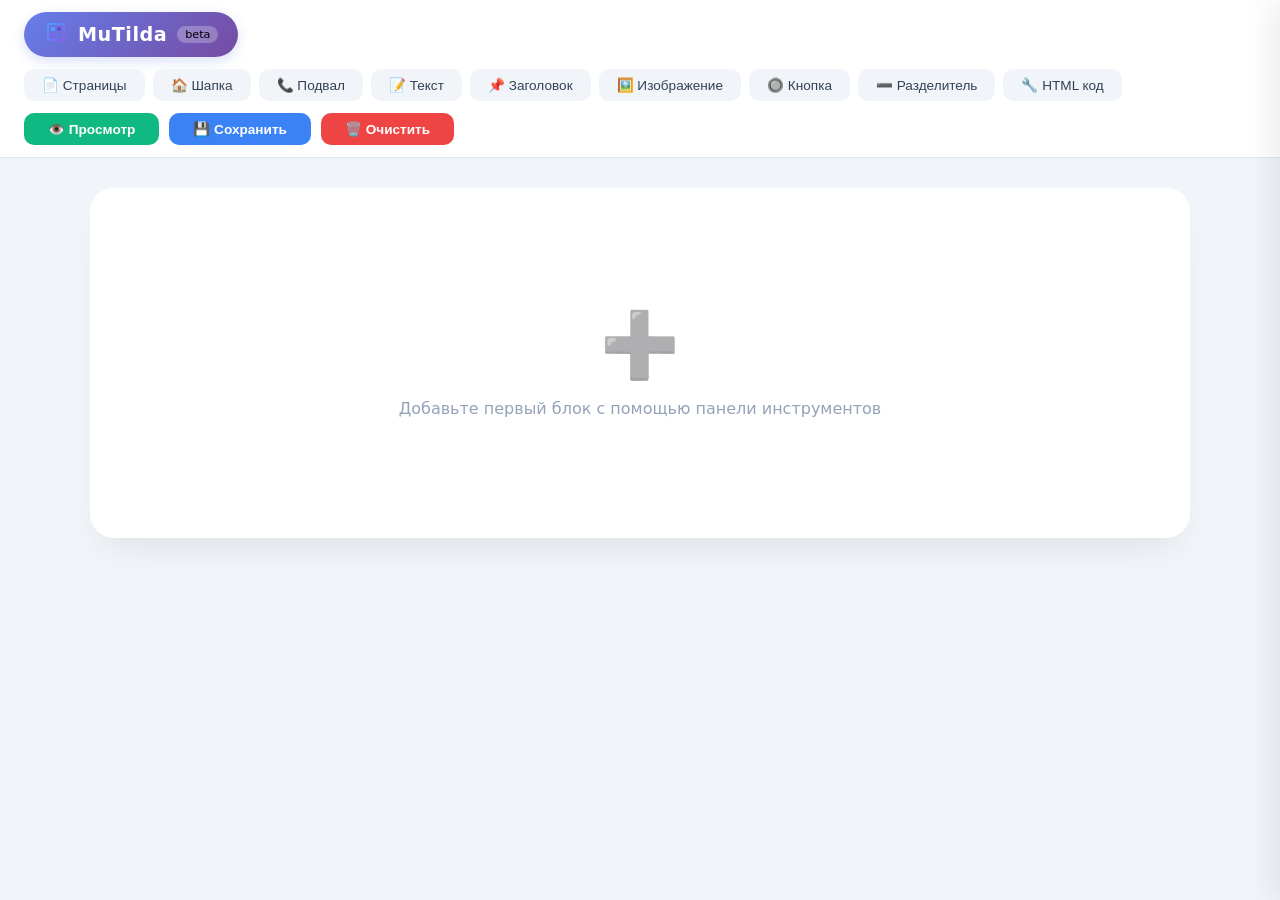
<file: MuTilda/index.html>
<!DOCTYPE html>
<html lang="ru">
<head>
    <meta charset="UTF-8">
    <meta name="viewport" content="width=device-width, initial-scale=1.0">
    <title>MuTilda - Конструктор сайтов</title>
    <link rel="stylesheet" href="style.css">
</head>
<body>
    
    <div class="app-container">
        <!-- Панель инструментов -->
        <div class="toolbar">
            <div class="logo">
                <span class="logo-icon">
    <svg width="24" height="24" viewBox="0 0 24 24" fill="none" xmlns="http://www.w3.org/2000/svg">
        <path d="M4 4H20V20H4V4Z" stroke="url(#grad)" stroke-width="2" fill="none"/>
        <rect x="7" y="7" width="4" height="4" rx="1" fill="#4d9eff"/>
        <rect x="13" y="7" width="4" height="4" rx="1" fill="#6b47dc"/>
        <rect x="7" y="13" width="4" height="4" rx="1" fill="#8b5cf6"/>
        <defs>
            <linearGradient id="grad" x1="0" y1="0" x2="1" y2="1">
                <stop stop-color="#4d9eff"/>
                <stop offset="1" stop-color="#8b5cf6"/>
            </linearGradient>
        </defs>
    </svg>
</span>
                <span class="logo-text">MuTilda</span>
                <span class="logo-beta">beta</span>
            </div>
            <div class="toolbar-buttons">
                <button class="tool-btn" onclick="openPageManager()">📄 Страницы</button>
                <button class="tool-btn" onclick="openHeaderSettings()">🏠 Шапка</button>
                <button class="tool-btn" onclick="openFooterSettings()">📞 Подвал</button>

                <button class="tool-btn" onclick="addBlock('text')">📝 Текст</button>
                <button class="tool-btn" onclick="addBlock('heading')">📌 Заголовок</button>
                <button class="tool-btn" onclick="addBlock('image')">🖼️ Изображение</button>
                <button class="tool-btn" onclick="addBlock('button')">🔘 Кнопка</button>
                <button class="tool-btn" onclick="addBlock('separator')">➖ Разделитель</button>
                <button class="tool-btn" onclick="addBlock('html')">🔧 HTML код</button>
                
                
            </div>
            <div class="action-buttons">
                <button class="action-btn preview" onclick="previewSite()">👁️ Просмотр</button>
                <button class="action-btn save" onclick="saveSite()">💾 Сохранить</button>
                <button class="action-btn clear" onclick="clearSite()">🗑️ Очистить</button>
            </div>
        </div>

        <!-- Рабочая область -->
        <div class="workspace">
            <div class="canvas" id="canvas">
                <div class="empty-message" id="emptyMessage">
                    <span>➕</span>
                    <p>Добавьте первый блок с помощью панели инструментов</p>
                </div>
            </div>
        </div>

        <!-- Боковая панель свойств -->
        <div class="properties-panel" id="propertiesPanel">
            <div class="panel-header">
                <h3>⚙️ Свойства</h3>
                <button class="close-panel" onclick="closeProperties()">✕</button>
            </div>
            <div class="panel-content" id="panelContent">
                <p style="color: #888; text-align: center;">Выберите блок для редактирования</p>
            </div>
        </div>
    </div>

    <script src="header-footer.js"></script>
    <script src="script.js"></script>
</body>
</html>
</file>
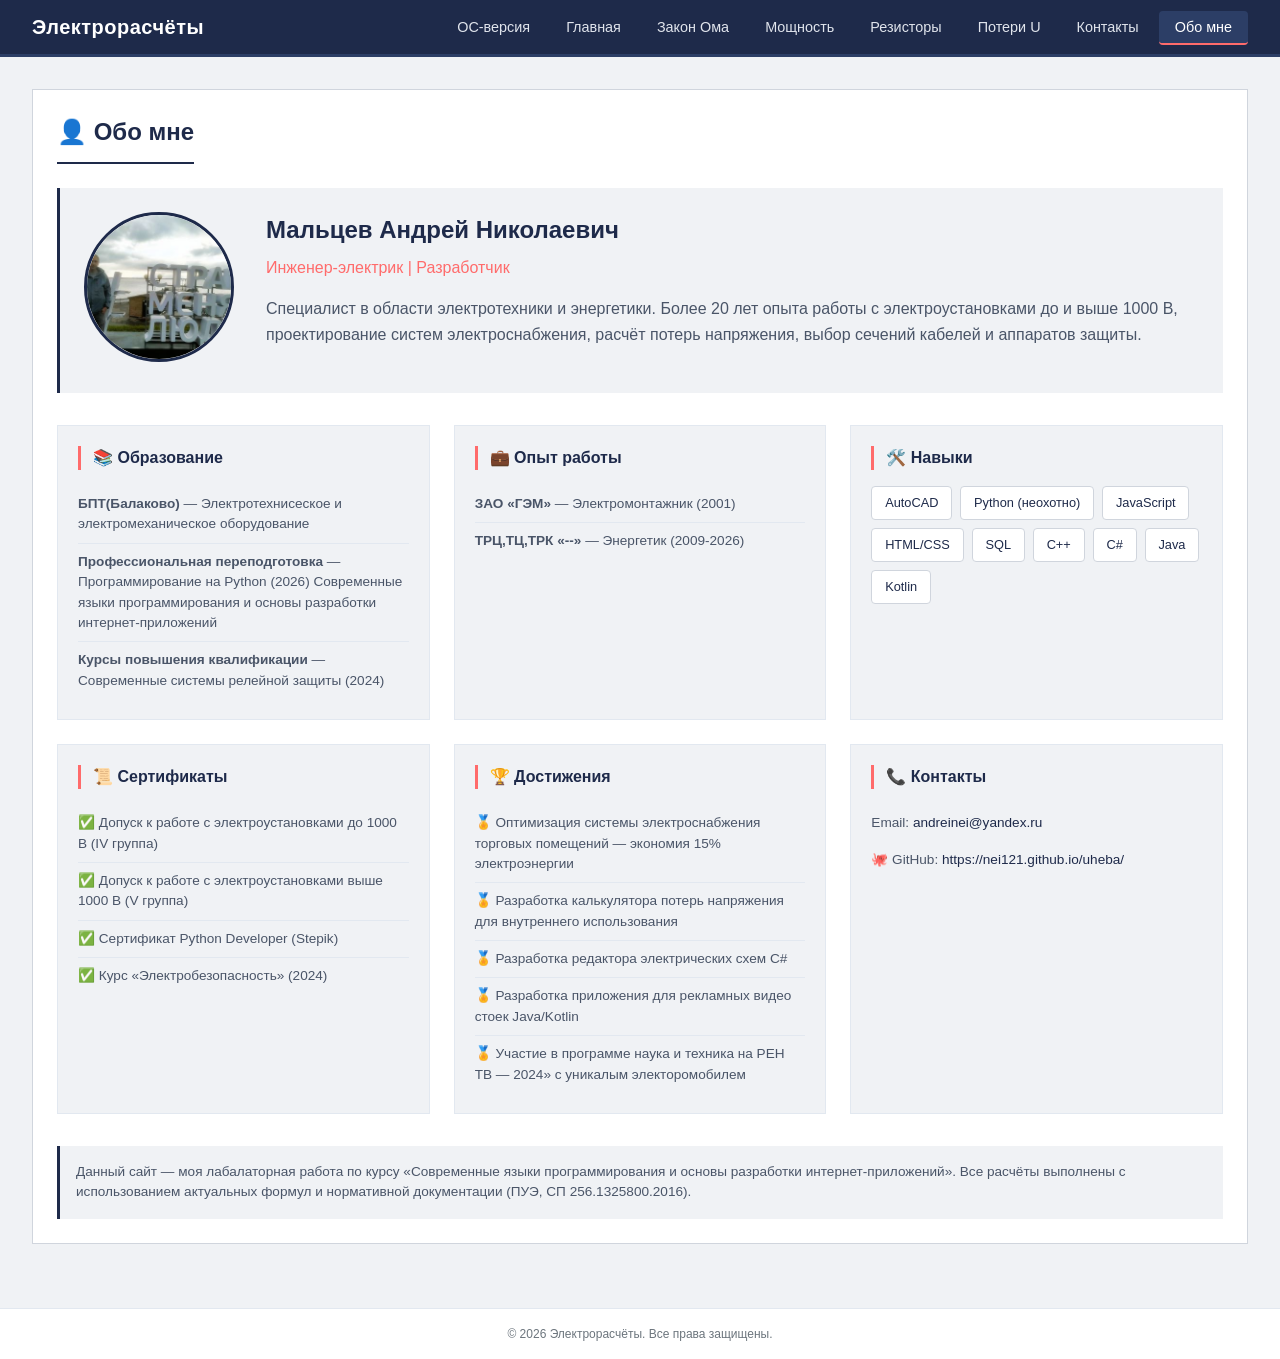
<file: about.html>
<!DOCTYPE html>
<html lang="ru">
<head>
    <meta charset="UTF-8">
    <meta name="viewport" content="width=device-width, initial-scale=1.0">
    <title>Обо мне </title>
    <link rel="stylesheet" href="style.css">
</head>
<body>
    <header>
        <nav>
            <div class="logo">Электрорасчёты</div>
            <ul class="nav-links">
                <li><a href="login.html">ОС-версия</a></li>
                <li><a href="index.html">Главная</a></li>
                <li><a href="ohm.html">Закон Ома</a></li>
                <li><a href="power.html">Мощность</a></li>
                <li><a href="resistor.html">Резисторы</a></li>
                <li><a href="voltage-loss.html">Потери U</a></li>
                
                <li><a href="contact.html">Контакты</a></li>
                <li><a href="about.html" >Обо мне</a></li>
            </ul>
        </nav>
    </header>

    <main>
        <section class="about-section">
            <h1>👤 Обо мне</h1>
            
            <div class="about-card">
                 <div class="about-avatar">
                    
                    <img src="avatar.jpg" alt="Фото профиля" class="avatar-img" onerror="this.src='https://via.placeholder.com/150x150?text=Фото'">
                </div>
                
                <div class="about-info">
                    <h2>Мальцев Андрей Николаевич</h2>
                    <p class="position">Инженер-электрик | Разработчик</p>
                    <p class="description">
                        Специалист в области электротехники и энергетики. 
                        Более 20 лет опыта работы с электроустановками до и выше 1000 В, 
                        проектирование систем электроснабжения, расчёт потерь напряжения, 
                        выбор сечений кабелей и аппаратов защиты.
                    </p>
                </div>
            </div>

            <div class="about-details">
                <div class="detail-card">
                    <h3>📚 Образование</h3>
                    <ul>
                        <li><strong>БПТ(Балаково)</strong> — Электротехнисеское и электромеханическое оборудование</li>
                        <li><strong>Профессиональная переподготовка</strong> — Программирование на Python (2026) Современные языки программирования и основы разработки интернет-приложений </li>
                        <li><strong>Курсы повышения квалификации</strong> — Современные системы релейной защиты (2024)</li>
                    </ul>
                </div>

                <div class="detail-card">
                    <h3>💼 Опыт работы</h3>
                    <ul>
                        <li><strong>ЗАО «ГЭМ»</strong> — Электромонтажник (2001)</li>
                        <li><strong>ТРЦ,TЦ,ТРК «--»</strong> — Энергетик (2009-2026)</li>
                    </ul>
                </div>

                <div class="detail-card">
                    <h3>🛠️ Навыки</h3>
                    <div class="skills">
                        <span class="skill-tag">AutoCAD</span>
                        <span class="skill-tag">Python (неохотно) </span>
                        <span class="skill-tag">JavaScript</span>
                        <span class="skill-tag">HTML/CSS</span>
                        <span class="skill-tag">SQL</span>
                        <span class="skill-tag">С++ </span>
                        <span class="skill-tag">С#</span>
                        <span class="skill-tag">Java</span>
                        <span class="skill-tag">Kotlin</span>

                    </div>
                </div>

                <div class="detail-card">
                    <h3>📜 Сертификаты</h3>
                    <ul>
                        <li>✅ Допуск к работе с электроустановками до 1000 В (IV группа)</li>
                        <li>✅ Допуск к работе с электроустановками выше 1000 В (V группа)</li>
                        <li>✅ Сертификат Python Developer (Stepik)</li>
                        <li>✅ Курс «Электробезопасность» (2024)</li>
                    </ul>
                </div>

                <div class="detail-card">
                    <h3>🏆 Достижения</h3>
                    <ul>
                        <li>🏅 Оптимизация системы электроснабжения торговых помещений — экономия 15% электроэнергии</li>
                        <li>🏅 Разработка калькулятора потерь напряжения для внутреннего использования</li>
                        <li>🏅 Разработка редактора электрических схем С#</li>
                        <li>🏅 Разработка приложения для рекламных видео стоек Java/Kotlin</li>
                        <li>🏅 Участие в программе наука и техника на РЕН ТВ — 2024» с уникалым электоромобилем  </li>
                    </ul>
                </div>

                <div class="detail-card">
                    <h3>📞 Контакты</h3>
                    <ul class="contact-links">
                        <li> Email: <a href="mailto:andreinei@yandex.ru">andreinei@yandex.ru</a></li>
                
                        <li>🐙 GitHub: <a href="#">https://nei121.github.io/uheba/</a></li>
                    </ul>
                </div>
            </div>

            <div class="about-note">
                <p> Данный сайт — моя лабалаторная работа по курсу «Современные языки программирования и основы разработки интернет-приложений». 
                Все расчёты выполнены с использованием актуальных формул и нормативной документации 
                (ПУЭ, СП 256.1325800.2016).</p>
            </div>
        </section>
    </main>

    <footer>
        <p>© 2026 Электрорасчёты. Все права защищены.</p>
    </footer>

    <script src="script.js"></script>
</body>
</html>
</file>
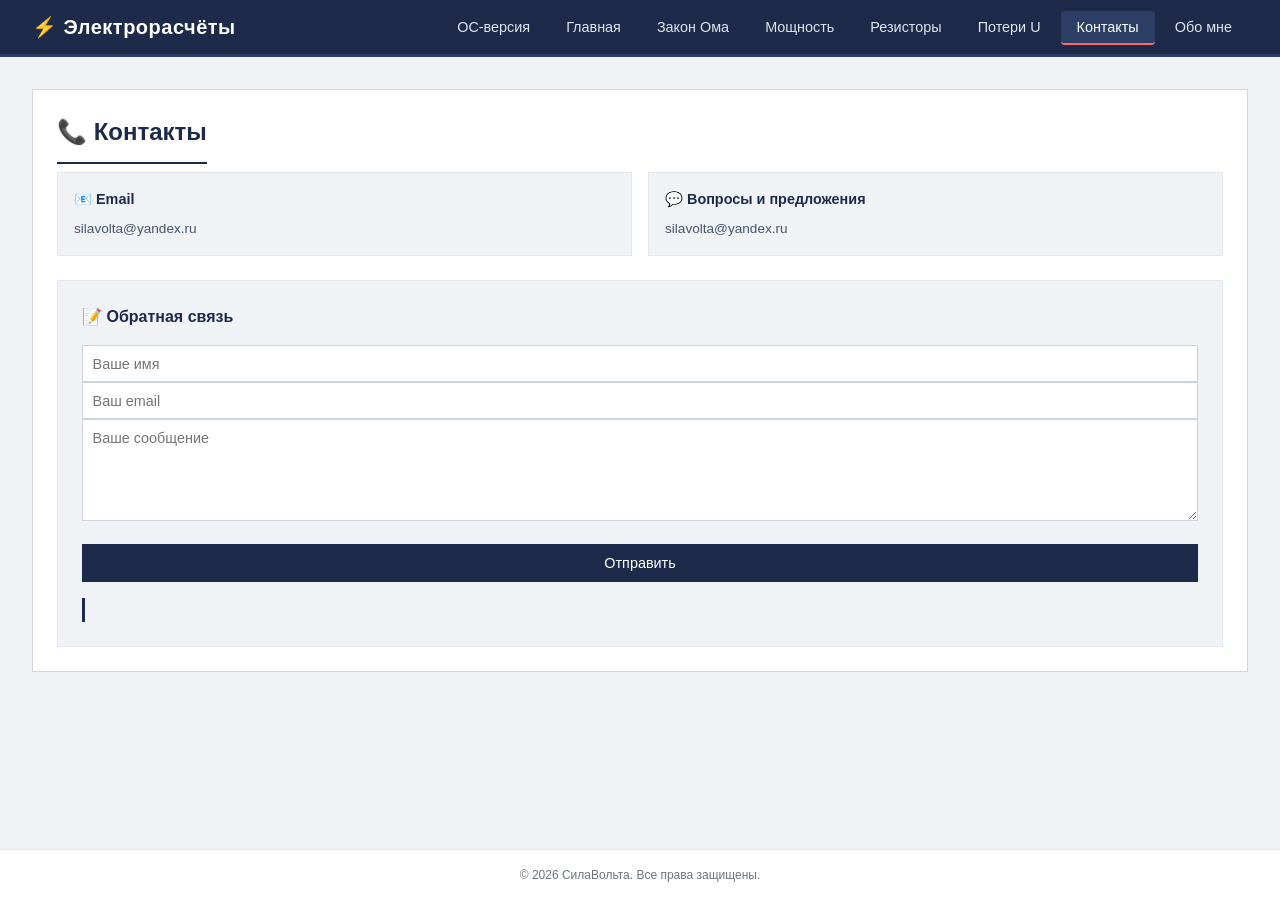
<file: contact.html>
<!DOCTYPE html>
<html lang="ru">
<head>
    <meta charset="UTF-8">
    <meta name="viewport" content="width=device-width, initial-scale=1.0">
    <title>Контакты - Электрорасчёты</title>
    <link rel="stylesheet" href="style.css">
</head>
<body>
    <header>
        <nav>
            <div class="logo">⚡ Электрорасчёты</div>
            <ul class="nav-links">
               <li><a href="login.html">ОС-версия</a></li>
                <li><a href="index.html">Главная</a></li>
                <li><a href="ohm.html">Закон Ома</a></li>
                <li><a href="power.html">Мощность</a></li>
                <li><a href="resistor.html">Резисторы</a></li>
                <li><a href="voltage-loss.html">Потери U</a></li>
                 
                <li><a href="contact.html" >Контакты</a></li>
                  <li><a href="about.html"  >Обо мне</a></li>
            </ul>
        </nav>
    </header>

    <main>
        <section class="contact-section">
            <h1>📞 Контакты</h1>
            
            <div class="contact-cards">
                <div class="contact-card">
                    <h3>📧 Email</h3>
                    <p>silavolta@yandex.ru</p>
                </div>
            
                <div class="contact-card">
                    <h3>💬 Вопросы и предложения</h3>
                    <p>silavolta@yandex.ru</p>
                </div>
            </div>

            <div class="feedback-form">
                <h3>📝 Обратная связь</h3>
                <form id="feedbackForm">
                    <input type="text" placeholder="Ваше имя" required>
                    <input type="email" placeholder="Ваш email" required>
                    <textarea placeholder="Ваше сообщение" rows="5" required></textarea>
                    <button type="submit" class="btn-calc">Отправить</button>
                </form>
                <div id="form-message" class="result"></div>
            </div>
        </section>
    </main>

    <footer>
        <p>© 2026 СилаВольта. Все права защищены.</p>
    </footer>

    <script src="script.js"></script>
</body>
</html>
</file>
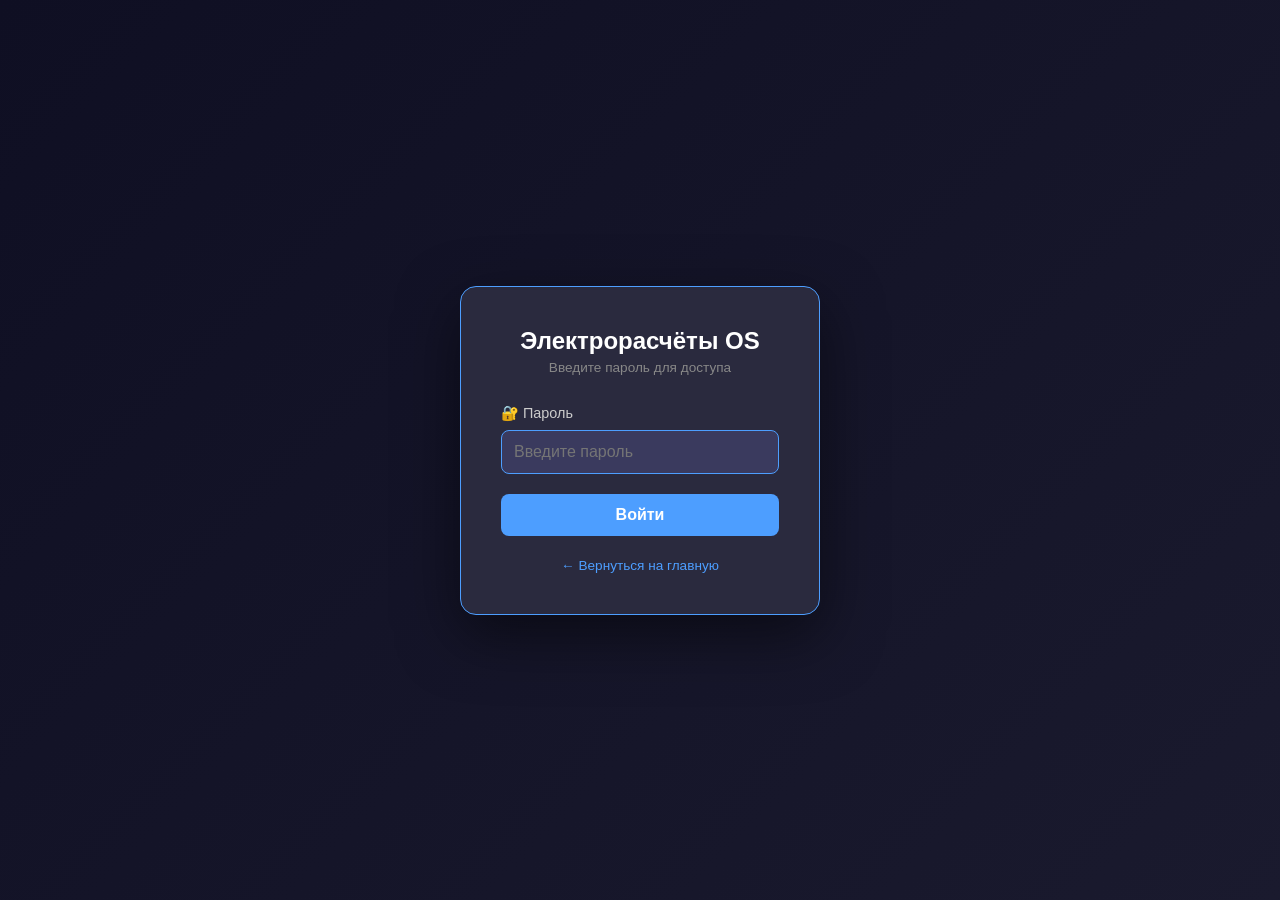
<file: index-os.html>
<!DOCTYPE html>
<html lang="ru">
<head>
    <meta charset="UTF-8">
    <meta name="viewport" content="width=device-width, initial-scale=1.0">
    <title>Электрорасчёты OS</title>
    <link rel="stylesheet" href="os-style.css">
</head>
<body>

    <script>
    // Проверка, был ли вход через пароль
    if (!sessionStorage.getItem('os_authenticated')) {
        window.location.href = 'login.html';
    }
</script>
    <div class="desktop">
        <!-- ИКОНКИ РАБОЧЕГО СТОЛА -->
        <div class="desktop-icons">
            <div class="desktop-icon" ondblclick="openCalculator()">
                <div class="icon">🧮</div>
                <div class="icon-label">Калькулятор</div>
            </div>
            <div class="desktop-icon" ondblclick="openOhm()">
                <div class="icon">📐</div>
                <div class="icon-label">Закон Ома</div>
            </div>
            <div class="desktop-icon" ondblclick="openPower()">
                <div class="icon">⚡</div>
                <div class="icon-label">Мощность</div>
            </div>
             <div class="desktop-icon" ondblclick="openVoltageLoss()">
                   <div class="icon">📉</div>
                   <div class="icon-label">Потери U</div>
               </div>
            <div class="desktop-icon" ondblclick="openAbout()">
                <div class="icon">👤</div>
                <div class="icon-label">Обо мне</div>
            </div>
        <div class="desktop-icon" ondblclick="openMuTilda()">
    <div class="icon">🎨</div>
    <div class="icon-label">MuTilda</div>
</div>
        </div>

        <!-- КОНТЕЙНЕР ДЛЯ ОКОН -->
        <div id="windows-container"></div>

        <!-- ПАНЕЛЬ ЗАДАЧ -->
        <div class="taskbar">
            <div class="start-button" id="start-button" onclick="toggleStartMenu()">
                <span class="start-icon">🪟</span>
                <span>Пуск</span>
            </div>
            <div class="taskbar-icons">
                <div class="taskbar-icon" onclick="openCalculator()">🧮</div>
                <div class="taskbar-icon" onclick="openOhm()">📐</div>
                <div class="taskbar-icon" onclick="openPower()">⚡</div>
                <div class="taskbar-icon" onclick="openAbout()">👤</div>
                <div class="taskbar-icon" onclick="openVoltageLoss()">📉</div>
            </div>
            <div class="taskbar-time" id="taskbar-time"></div>
        </div>

        <!-- МЕНЮ ПУСК -->
        <div class="start-menu" id="start-menu">
            <div class="start-menu-header">
                <div class="start-menu-user-icon">👨‍💻</div>
                <div class="start-menu-user-info">
                    <h4>admin</h4>
                    <p>Инженер-электрик</p>
                </div>
            </div>
            <div class="start-menu-items">
                <div class="start-menu-item" onclick="openCalculator(); toggleStartMenu()">
                    <span class="item-icon">🧮</span>
                    <span>Калькулятор</span>
                </div>
                <div class="start-menu-item" onclick="openOhm(); toggleStartMenu()">
                    <span class="item-icon">📐</span>
                    <span>Закон Ома</span>
                </div>
                <div class="start-menu-item" onclick="openPower(); toggleStartMenu()">
                    <span class="item-icon">⚡</span>
                    <span>Расчёт мощности</span>
                </div>
               <div class="start-menu-item" onclick="openVoltageLoss(); toggleStartMenu()">
                    <span class="item-icon">📉</span>
                    <span>Потери напряжения</span>
                </div>
                <div class="start-menu-item" onclick="openAbout(); toggleStartMenu()">
                    <span class="item-icon">👤</span>
                    <span>Обо мне</span>
                </div>

                  <div class="start-menu-item" onclick="openMuTilda(); toggleStartMenu()">
                 <span class="item-icon">🎨</span>
                 <span>MuTilda конструктор</span>
                  </div>

                  <div style="height: 1px; background: #4d9eff; margin: 10px 0;"></div>
    
           <div class="start-menu-item" onclick="goToMainPage(); toggleStartMenu()">
        <span class="item-icon">🏠</span>
        <span>На главную</span>
      </div>
       <div class="start-menu-item" onclick="logoutAndExit(); toggleStartMenu()">
        <span class="item-icon">🚪</span>
        <span>Выход</span>
    </div>
            </div>
        </div>
    </div>

    <script src="os-script.js"></script>
</body>
</html>
</file>
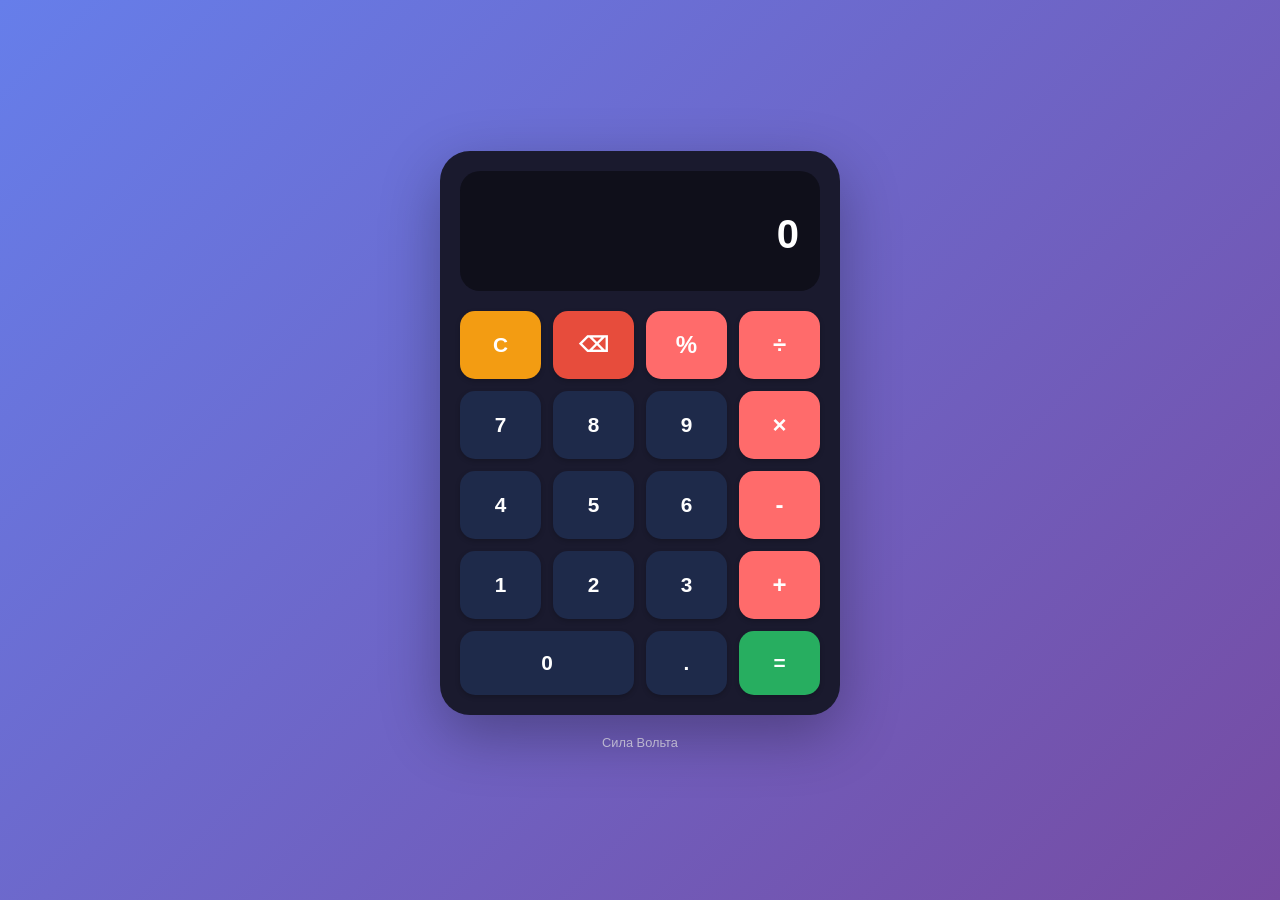
<file: index1.html>
<!DOCTYPE html>
<html lang="ru">
<head>
    <meta charset="UTF-8">
    <meta name="viewport" content="width=device-width, initial-scale=1.0, user-scalable=no">
    <title>Калькулятор</title>
    <link rel="stylesheet" href="style1.css">
</head>
<body>
    <div class="container">
        <div class="calculator">
            <div class="display">
                <div class="previous-operand" id="previousOperand"></div>
                <div class="current-operand" id="currentOperand">0</div>
            </div>
            <div class="buttons">
                <button class="btn btn-clear" data-action="clear">C</button>
                <button class="btn btn-delete" data-action="delete">⌫</button>
                <button class="btn btn-operator" data-operator="%">%</button>
                <button class="btn btn-operator" data-operator="/">÷</button>
                
                <button class="btn btn-number" data-number="7">7</button>
                <button class="btn btn-number" data-number="8">8</button>
                <button class="btn btn-number" data-number="9">9</button>
                <button class="btn btn-operator" data-operator="*">×</button>
                
                <button class="btn btn-number" data-number="4">4</button>
                <button class="btn btn-number" data-number="5">5</button>
                <button class="btn btn-number" data-number="6">6</button>
                <button class="btn btn-operator" data-operator="-">-</button>
                
                <button class="btn btn-number" data-number="1">1</button>
                <button class="btn btn-number" data-number="2">2</button>
                <button class="btn btn-number" data-number="3">3</button>
                <button class="btn btn-operator" data-operator="+">+</button>
                
                <button class="btn btn-number zero" data-number="0">0</button>
                <button class="btn btn-number" data-number=".">.</button>
                <button class="btn btn-equals" data-action="equals">=</button>
            </div>
        </div>
        <div class="footer">
            <p>Сила Вольта</p>
        </div>
    </div>
    <script src="script1.js"></script>
</body>
</html>
</file>
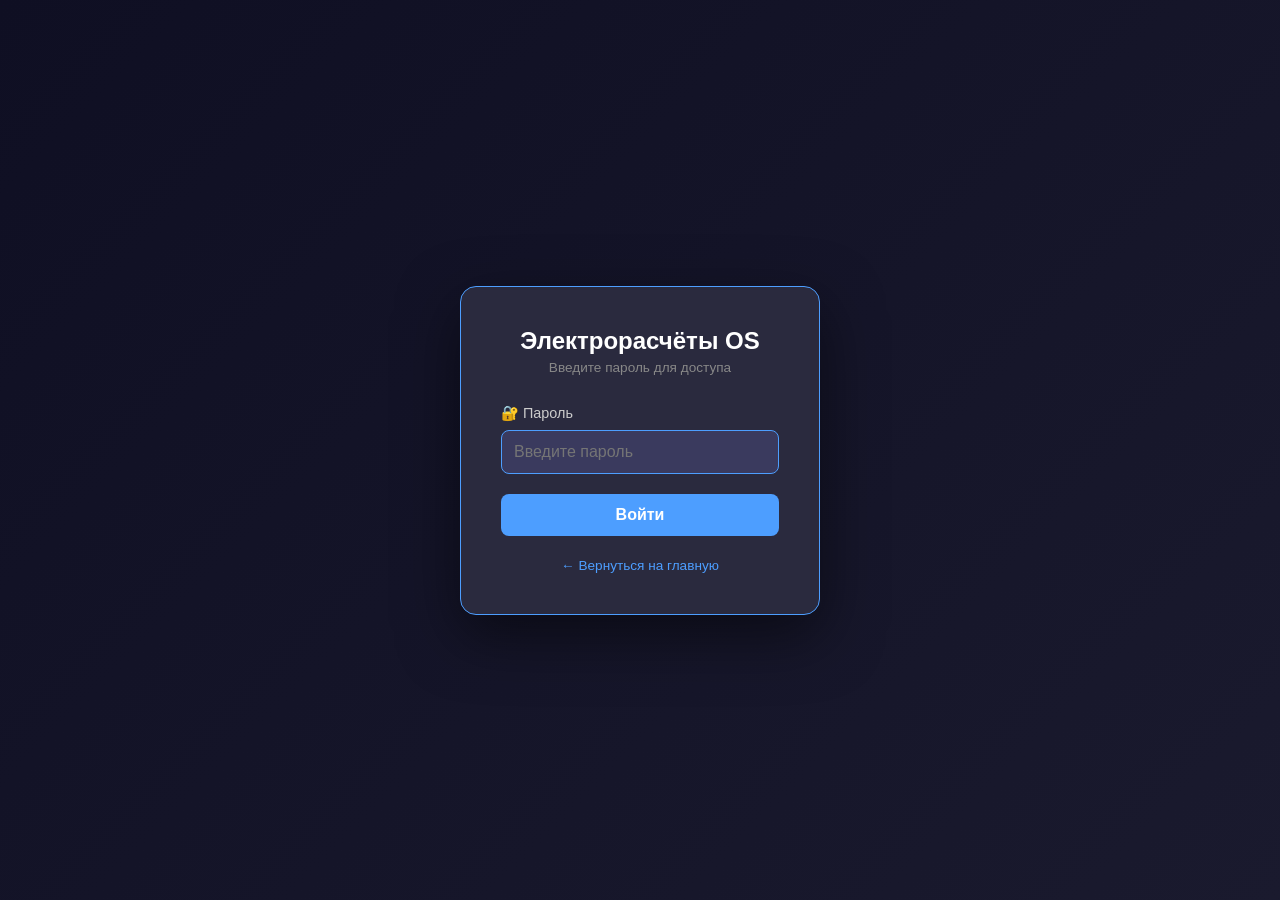
<file: login.html>
<!DOCTYPE html>
<html lang="ru">
<head>
    <meta charset="UTF-8">
    <meta name="viewport" content="width=device-width, initial-scale=1.0">
    <title>Вход в Электрорасчёты OS</title>
    <style>
        * {
            margin: 0;
            padding: 0;
            box-sizing: border-box;
        }

        body {
            font-family: 'Segoe UI', 'Roboto', 'Arial', sans-serif;
            background: linear-gradient(135deg, #0f0f23 0%, #1a1a2e 100%);
            min-height: 100vh;
            display: flex;
            justify-content: center;
            align-items: center;
        }

        .login-container {
            width: 100%;
            max-width: 400px;
            padding: 20px;
        }

        .login-card {
            background: #2a2a3e;
            border-radius: 16px;
            padding: 40px;
            border: 1px solid #4d9eff;
            box-shadow: 0 20px 60px rgba(0, 0, 0, 0.5);
        }

        .login-header {
            text-align: center;
            margin-bottom: 30px;
        }

        .login-header .logo {
            font-size: 3rem;
            margin-bottom: 10px;
        }

        .login-header h1 {
            color: #ffffff;
            font-size: 1.5rem;
        }

        .login-header p {
            color: #888;
            font-size: 0.85rem;
            margin-top: 5px;
        }

        .form-group {
            margin-bottom: 20px;
        }

        .form-group label {
            display: block;
            color: #ccc;
            margin-bottom: 8px;
            font-size: 0.9rem;
        }

        .form-group input {
            width: 100%;
            padding: 12px;
            background: #3a3a5e;
            border: 1px solid #5a5a7e;
            border-radius: 8px;
            color: #ffffff;
            font-size: 1rem;
        }

        .form-group input:focus {
            outline: none;
            border-color: #4d9eff;
        }

        .btn-login {
            width: 100%;
            padding: 12px;
            background: #4d9eff;
            border: none;
            border-radius: 8px;
            color: #ffffff;
            font-size: 1rem;
            font-weight: bold;
            cursor: pointer;
            transition: background 0.2s;
        }

        .btn-login:hover {
            background: #3a7fd4;
        }

        .error-message {
            background: rgba(255, 107, 107, 0.2);
            border: 1px solid #ff6b6b;
            border-radius: 8px;
            padding: 10px;
            margin-top: 15px;
            text-align: center;
            color: #ff6b6b;
            font-size: 0.85rem;
            display: none;
        }

        .error-message.show {
            display: block;
        }

        .back-link {
            text-align: center;
            margin-top: 20px;
        }

        .back-link a {
            color: #4d9eff;
            text-decoration: none;
            font-size: 0.85rem;
        }

        .back-link a:hover {
            text-decoration: underline;
        }
    </style>
</head>
<body>
    <div class="login-container">
        <div class="login-card">
            <div class="login-header">
                 
                <h1>Электрорасчёты OS</h1>
                <p>Введите пароль для доступа</p>
            </div>
            
            <div class="form-group">
                <label>🔐 Пароль</label>
                <input type="password" id="passwordInput" placeholder="Введите пароль" autofocus>
            </div>
            
            <button class="btn-login" onclick="checkPassword()">Войти</button>
            
            <div class="error-message" id="errorMessage">
                ⚠️ Неверный пароль! Попробуйте ещё раз.
            </div>
            
            <div class="back-link">
                <a href="index.html">← Вернуться на главную</a>
            </div>
        </div>
    </div>

    <script>
        const CORRECT_PASSWORD = "121";
          // нечего сюда смотреть
    function checkPassword() {
    const passwordInput = document.getElementById('passwordInput');
    const errorMessage = document.getElementById('errorMessage');
    const password = passwordInput.value;
    
    if (password === CORRECT_PASSWORD) {
        sessionStorage.setItem('os_authenticated', 'true');
        window.location.href = 'index-os.html';
    } else {
        errorMessage.classList.add('show');
        passwordInput.value = '';
        passwordInput.focus();
    }
}
        
        // Обработка нажатия Enter
        document.getElementById('passwordInput').addEventListener('keypress', function(e) {
            if (e.key === 'Enter') {
                checkPassword();
            }
        });
    </script>
</body>
</html>
</file>
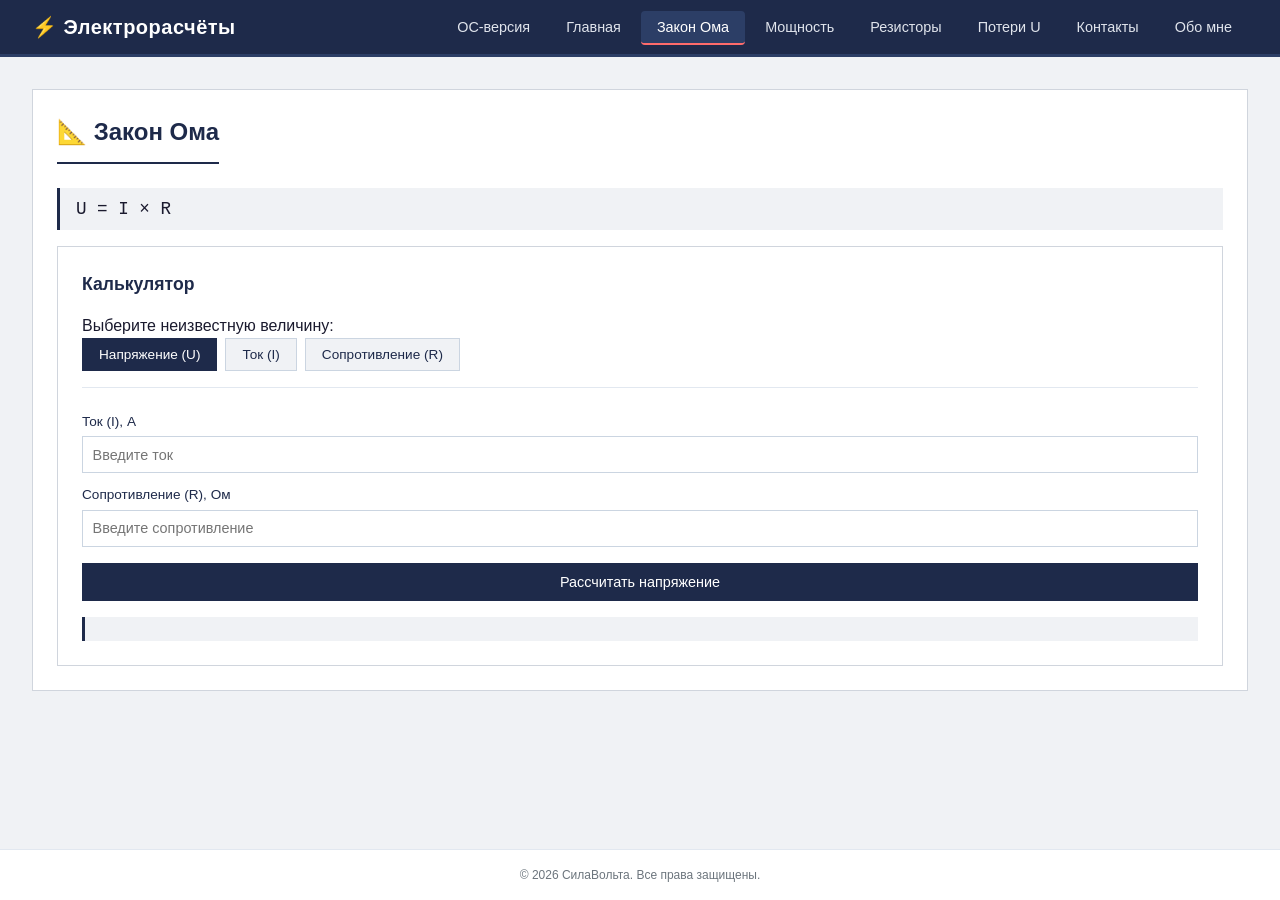
<file: ohm.html>
<!DOCTYPE html>
<html lang="ru">
<head>
    <meta charset="UTF-8">
    <meta name="viewport" content="width=device-width, initial-scale=1.0">
    <title>Закон Ома - Электрорасчёты</title>
    <link rel="stylesheet" href="style.css">
</head>
<body>
    <header>
        <nav>
            <div class="logo">⚡ Электрорасчёты</div>
            <ul class="nav-links">
                 <li><a href="login.html">ОС-версия</a></li>
                <li><a href="index.html">Главная</a></li>
                <li><a href="ohm.html" class="active">Закон Ома</a></li>
                <li><a href="power.html">Мощность</a></li>
                <li><a href="resistor.html">Резисторы</a></li>
                <li><a href="voltage-loss.html">Потери U</a></li>
                <li><a href="contact.html">Контакты</a></li>
                   <li><a href="about.html" >Обо мне</a></li>
            </ul>
        </nav>
    </header>

    <main>
        <section class="calculator-section">
            <h1>📐 Закон Ома</h1>
            <p class="formula">U = I × R</p>
            
            <div class="calculator-card">
                <h3>Калькулятор</h3>
                <p>Выберите неизвестную величину:</p>
                
                <div class="calc-type">
                    <button class="calc-btn active" data-calc="voltage">Напряжение (U)</button>
                    <button class="calc-btn" data-calc="current">Ток (I)</button>
                    <button class="calc-btn" data-calc="resistance">Сопротивление (R)</button>
                </div>

                <div class="input-group" id="voltage-group">
                    <label>Ток (I), А</label>
                    <input type="number" id="current" placeholder="Введите ток">
                    <label>Сопротивление (R), Ом</label>
                    <input type="number" id="resistance" placeholder="Введите сопротивление">
                    <button class="btn-calc" id="calc-voltage">Рассчитать напряжение</button>
                    <div class="result" id="voltage-result"></div>
                </div>

                <div class="input-group hidden" id="current-group">
                    <label>Напряжение (U), В</label>
                    <input type="number" id="voltage" placeholder="Введите напряжение">
                    <label>Сопротивление (R), Ом</label>
                    <input type="number" id="resistance2" placeholder="Введите сопротивление">
                    <button class="btn-calc" id="calc-current">Рассчитать ток</button>
                    <div class="result" id="current-result"></div>
                </div>

                <div class="input-group hidden" id="resistance-group">
                    <label>Напряжение (U), В</label>
                    <input type="number" id="voltage2" placeholder="Введите напряжение">
                    <label>Ток (I), А</label>
                    <input type="number" id="current2" placeholder="Введите ток">
                    <button class="btn-calc" id="calc-resistance">Рассчитать сопротивление</button>
                    <div class="result" id="resistance-result"></div>
                </div>
            </div>
        </section>
    </main>

    <footer>
        <p>© 2026 СилаВольта. Все права защищены.</p>
    </footer>

    <script src="script.js"></script>
</body>
</html>
</file>
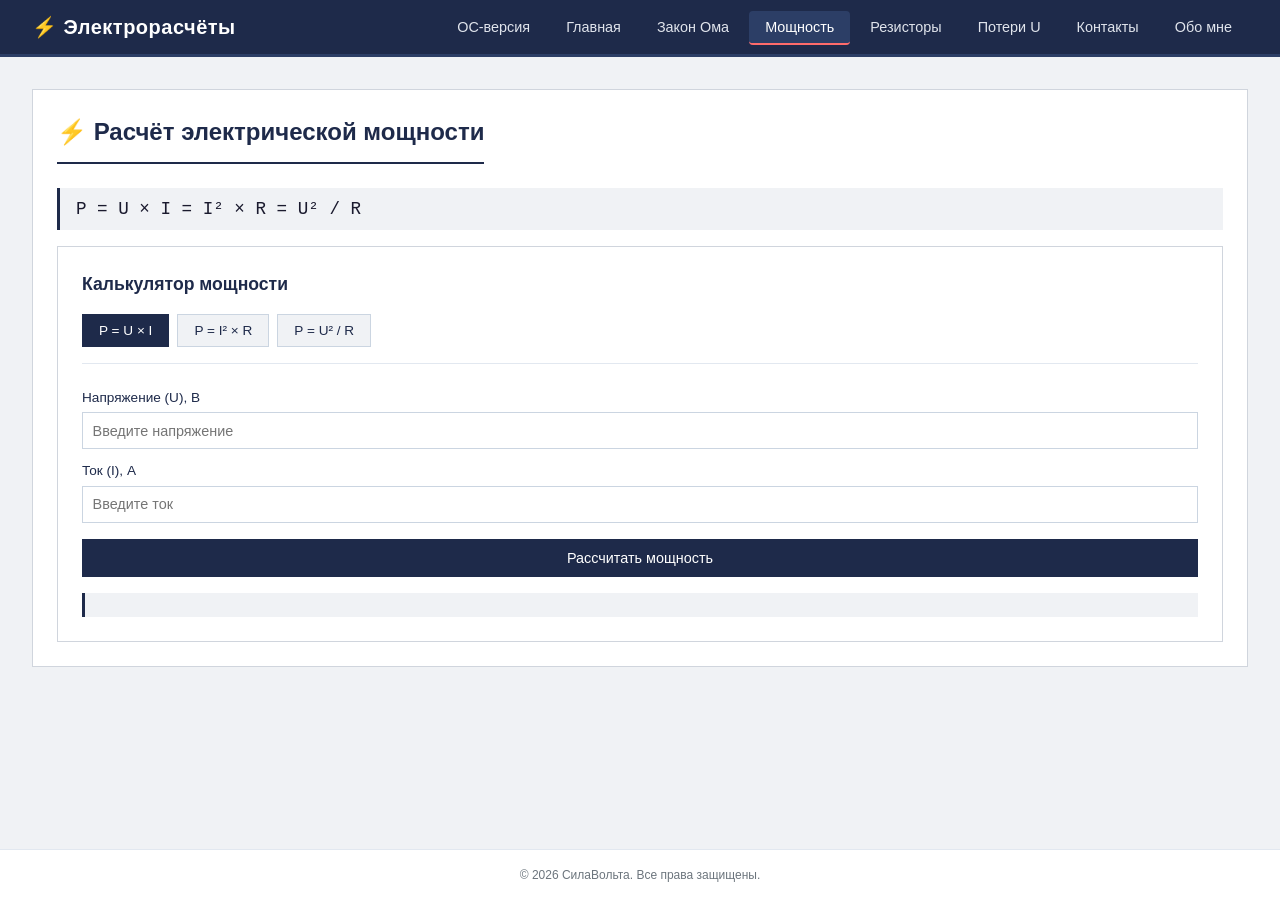
<file: power.html>
<!DOCTYPE html>
<html lang="ru">
<head>
    <meta charset="UTF-8">
    <meta name="viewport" content="width=device-width, initial-scale=1.0">
    <title>Мощность - Электрорасчёты</title>
    <link rel="stylesheet" href="style.css">
</head>
<body>
    <header>
        <nav>
            <div class="logo">⚡ Электрорасчёты</div>
            <ul class="nav-links">
                 <li><a href="login.html">ОС-версия</a></li>
                <li><a href="index.html">Главная</a></li>
                <li><a href="ohm.html">Закон Ома</a></li>
                <li><a href="power.html" class="active">Мощность</a></li>
                <li><a href="resistor.html">Резисторы</a></li>
                <li><a href="voltage-loss.html">Потери U</a></li>
                <li><a href="contact.html">Контакты</a></li>
                   <li><a href="about.html" >Обо мне</a></li>
            </ul>
        </nav>
    </header>

    <main>
        <section class="calculator-section">
            <h1>⚡ Расчёт электрической мощности</h1>
            <p class="formula">P = U × I = I² × R = U² / R</p>
            
            <div class="calculator-card">
                <h3>Калькулятор мощности</h3>
                
                <div class="formula-select">
                    <button class="formula-btn active" data-formula="ui">P = U × I</button>
                    <button class="formula-btn" data-formula="i2r">P = I² × R</button>
                    <button class="formula-btn" data-formula="u2r">P = U² / R</button>
                </div>

                <!-- P = U × I -->
                <div class="formula-group" id="ui-group">
                    <label>Напряжение (U), В</label>
                    <input type="number" id="voltage-ui" placeholder="Введите напряжение">
                    <label>Ток (I), А</label>
                    <input type="number" id="current-ui" placeholder="Введите ток">
                    <button class="btn-calc" id="calc-ui">Рассчитать мощность</button>
                    <div class="result" id="ui-result"></div>
                </div>

                <!-- P = I² × R -->
                <div class="formula-group hidden" id="i2r-group">
                    <label>Ток (I), А</label>
                    <input type="number" id="current-i2r" placeholder="Введите ток">
                    <label>Сопротивление (R), Ом</label>
                    <input type="number" id="resistance-i2r" placeholder="Введите сопротивление">
                    <button class="btn-calc" id="calc-i2r">Рассчитать мощность</button>
                    <div class="result" id="i2r-result"></div>
                </div>

                <!-- P = U² / R -->
                <div class="formula-group hidden" id="u2r-group">
                    <label>Напряжение (U), В</label>
                    <input type="number" id="voltage-u2r" placeholder="Введите напряжение">
                    <label>Сопротивление (R), Ом</label>
                    <input type="number" id="resistance-u2r" placeholder="Введите сопротивление">
                    <button class="btn-calc" id="calc-u2r">Рассчитать мощность</button>
                    <div class="result" id="u2r-result"></div>
                </div>
            </div>
        </section>
    </main>

    <footer>
        <p>© 2026 СилаВольта. Все права защищены.</p>
    </footer>

    <script src="script.js"></script>
</body>
</html>
</file>
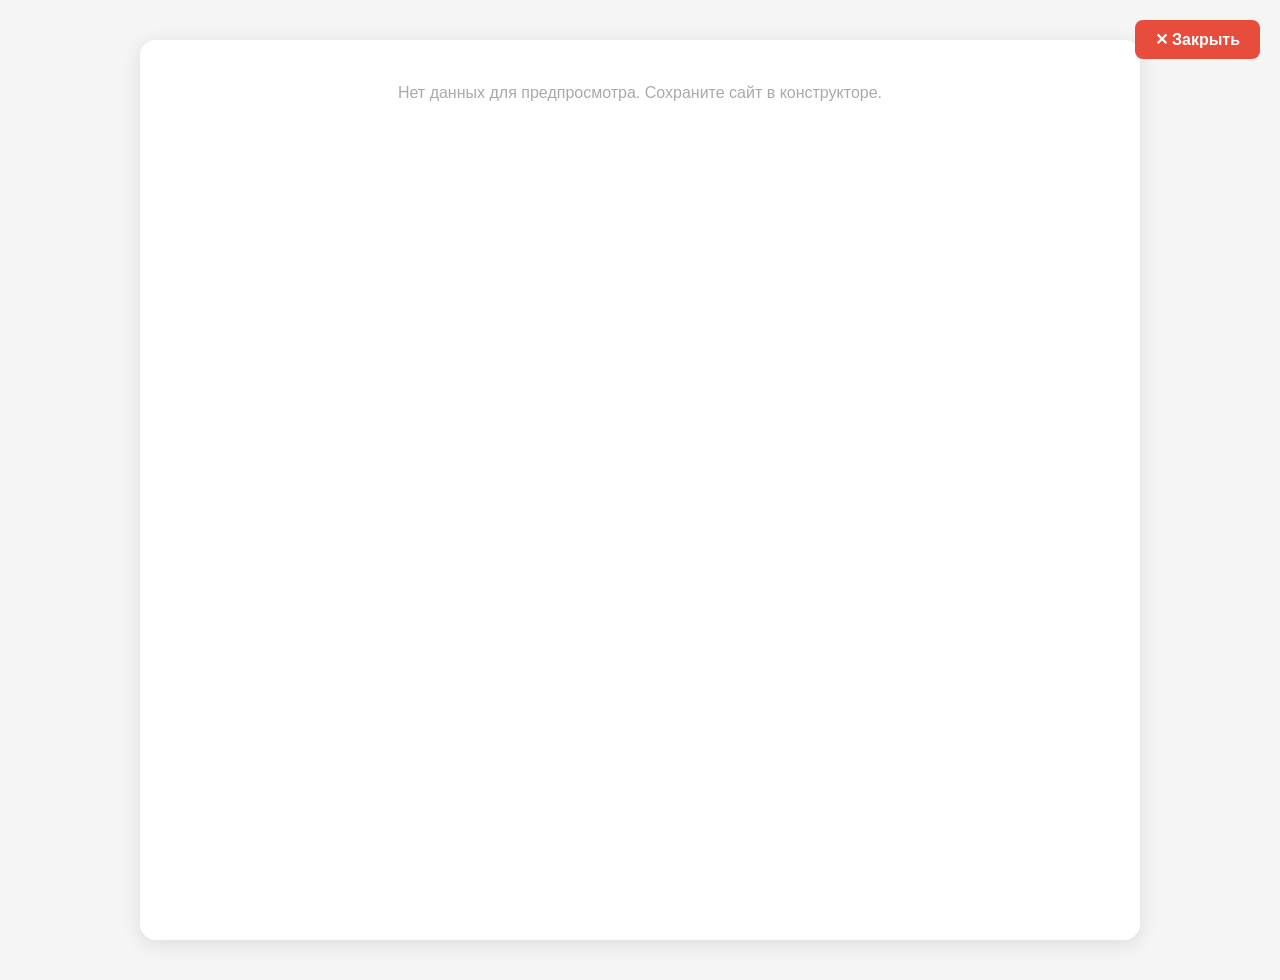
<file: preview.html>
<!DOCTYPE html>
<html lang="ru">
<head>
    <meta charset="UTF-8">
    <meta name="viewport" content="width=device-width, initial-scale=1.0">
    <title>Предпросмотр сайта - MaTilda</title>
    <style>
        * {
            margin: 0;
            padding: 0;
            box-sizing: border-box;
            user-select: none; /* Запрет выделения текста */
            -webkit-user-select: none;
        }

        body {
            font-family: 'Segoe UI', 'Roboto', Arial, sans-serif;
            background: #f5f5f5;
            padding: 40px 20px;
        }

        .preview-container {
            max-width: 1000px;
            margin: 0 auto;
            background: #ffffff;
            border-radius: 16px;
            box-shadow: 0 4px 20px rgba(0, 0, 0, 0.1);
            padding: 40px;
            min-height: 100vh;
        }

        .preview-header {
            text-align: center;
            padding-bottom: 20px;
            margin-bottom: 30px;
            border-bottom: 2px solid #4d9eff;
        }

        .preview-header h1 {
            font-size: 2rem;
            color: #1e2a4a;
        }

        .preview-header p {
            color: #888;
            margin-top: 10px;
        }

        .preview-content {
            line-height: 1.6;
        }

        /* Стили для блоков */
        .preview-content .block-text {
            font-size: 1rem;
            margin: 15px 0;
        }

        .preview-content .block-heading h2 {
            font-size: 1.8rem;
            margin: 15px 0;
            color: #1e2a4a;
        }

        .preview-content .block-image {
            margin: 15px 0;
        }

        .preview-content .block-image img {
            max-width: 100%;
            height: auto;
            border-radius: 8px;
        }

        .preview-content .block-button {
            text-align: center;
            margin: 15px 0;
        }

        .preview-content .block-button a {
            display: inline-block;
            background: #4d9eff;
            color: #fff;
            padding: 12px 30px;
            text-decoration: none;
            border-radius: 8px;
            font-weight: bold;
            transition: background 0.2s;
            cursor: pointer;
            user-select: none;
            -webkit-user-select: none;
        }

        .preview-content .block-button a:hover {
            background: #3a7fd4;
        }

        /* Запрет выделения для кнопок при клике */
        .preview-content .block-button a:active {
            outline: none;
            -webkit-tap-highlight-color: transparent;
        }

        .preview-content .block-separator hr {
            margin: 20px 0;
            border: none;
            height: 2px;
            background: linear-gradient(90deg, #4d9eff, #ccc);
        }

        .preview-content .block-html {
            background: #f0f0f0;
            padding: 15px;
            border-radius: 8px;
            margin: 15px 0;
            font-family: monospace;
        }

        .preview-footer {
            text-align: center;
            padding-top: 30px;
            margin-top: 30px;
            border-top: 1px solid #eee;
            color: #888;
            font-size: 0.85rem;
        }

        .close-btn {
            position: fixed;
            top: 20px;
            right: 20px;
            background: #e74c3c;
            color: #fff;
            border: none;
            padding: 10px 20px;
            border-radius: 8px;
            cursor: pointer;
            font-size: 1rem;
            z-index: 1000;
            font-weight: bold;
            user-select: none;
        }

        .close-btn:hover {
            background: #c0392b;
        }

        /* Запрет выделения для всех элементов */
        .preview-content * {
            user-select: none;
            -webkit-user-select: none;
        }

        /* Разрешаем выделение только для полей ввода, если они есть */
        .preview-content input,
        .preview-content textarea {
            user-select: text;
            -webkit-user-select: text;
        }
    </style>
</head>
<body>
    <button class="close-btn" onclick="window.close()">✕ Закрыть</button>
    
    <div class="preview-container">
       
        <div class="preview-content" id="previewContent">
            <p style="color: #aaa; text-align: center;">Загрузка...</p>
        </div>
        
         
    </div>

    <script>
        // Получаем данные из localStorage
        const savedHtml = localStorage.getItem('matilda_preview');
        
        if (savedHtml && savedHtml !== '') {
            document.getElementById('previewContent').innerHTML = savedHtml;
            
            // Дополнительная защита от редактирования
            const allElements = document.querySelectorAll('.preview-content *');
            allElements.forEach(el => {
                // Убираем contenteditable если остался
                el.removeAttribute('contenteditable');
                // Запрещаем выделение
                el.style.userSelect = 'none';
                el.style.webkitUserSelect = 'none';
            });
            
            // Кнопки не должны выделяться при клике
            const buttons = document.querySelectorAll('.block-button a, .block-button button');
            buttons.forEach(btn => {
                btn.addEventListener('click', (e) => {
                    e.preventDefault();
                   // alert('В режиме предпросмотра переход по ссылкам отключён');
                    return false;
                });
            });
        } else {
            document.getElementById('previewContent').innerHTML = '<p style="color: #aaa; text-align: center;">Нет данных для предпросмотра. Сохраните сайт в конструкторе.</p>';
        }
    </script>
</body>
</html>
</file>
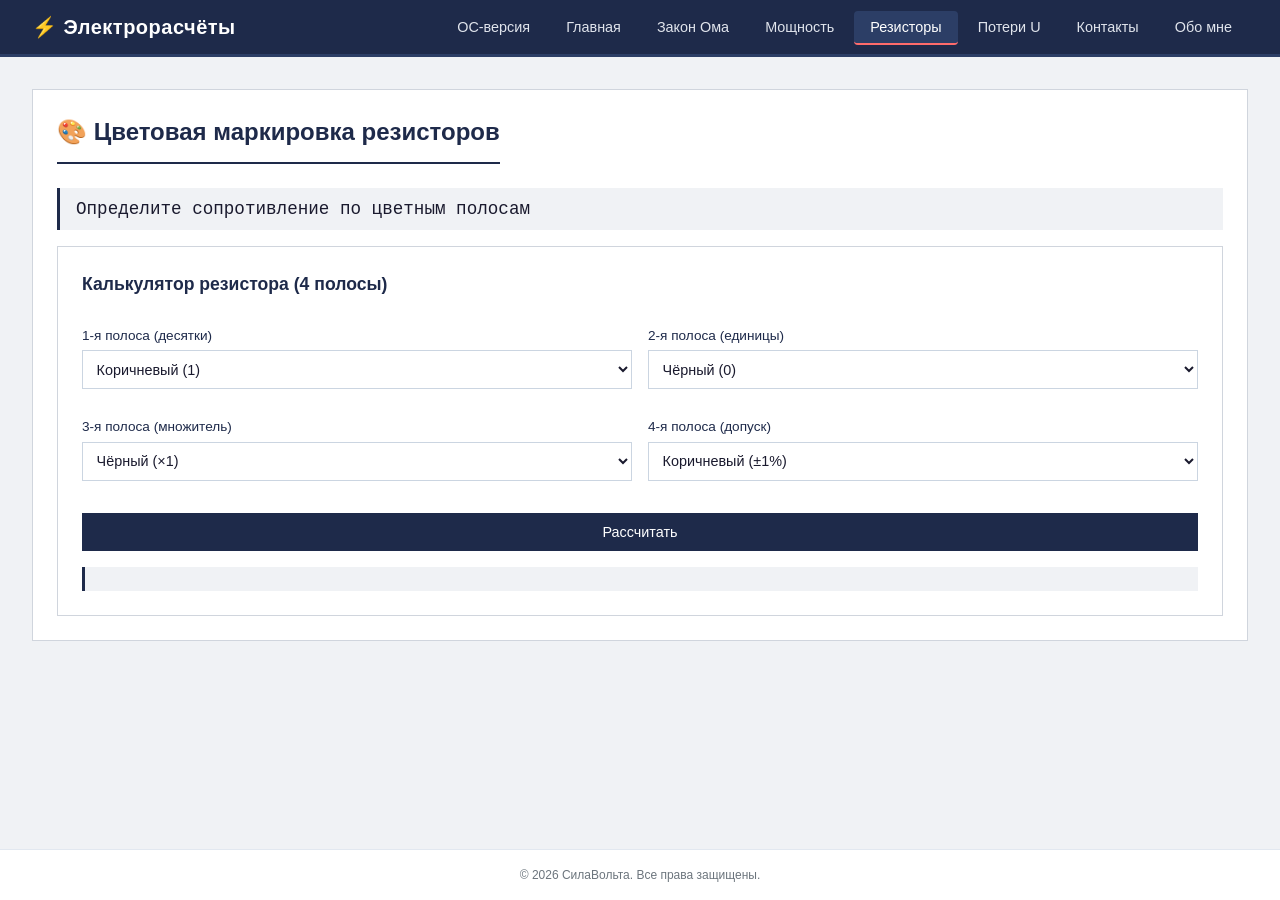
<file: resistor.html>
<!DOCTYPE html>
<html lang="ru">
<head>
    <meta charset="UTF-8">
    <meta name="viewport" content="width=device-width, initial-scale=1.0">
    <title>Резисторы - Электрорасчёты</title>
    <link rel="stylesheet" href="style.css">
</head>
<body>
    <header>
        <nav>
            <div class="logo">⚡ Электрорасчёты</div>
            <ul class="nav-links">
                 <li><a href="login.html">ОС-версия</a></li>
                <li><a href="index.html">Главная</a></li>
                <li><a href="ohm.html">Закон Ома</a></li>
                <li><a href="power.html">Мощность</a></li>
                <li><a href="resistor.html" class="active">Резисторы</a></li>
                <li><a href="voltage-loss.html">Потери U</a></li>
                <li><a href="contact.html">Контакты</a></li>
                   <li><a href="about.html" >Обо мне</a></li>
            </ul>
        </nav>
    </header>

    <main>
        <section class="calculator-section">
            <h1>🎨 Цветовая маркировка резисторов</h1>
            <p class="formula">Определите сопротивление по цветным полосам</p>
            
            <div class="calculator-card">
                <h3>Калькулятор резистора (4 полосы)</h3>
                
                <div class="resistor-bands">
                    <div class="band-select">
                        <label>1-я полоса (десятки)</label>
                        <select id="band1">
                            <option value="1">Коричневый (1)</option>
                            <option value="2">Красный (2)</option>
                            <option value="3">Оранжевый (3)</option>
                            <option value="4">Жёлтый (4)</option>
                            <option value="5">Зелёный (5)</option>
                            <option value="6">Синий (6)</option>
                            <option value="7">Фиолетовый (7)</option>
                            <option value="8">Серый (8)</option>
                            <option value="9">Белый (9)</option>
                        </select>
                    </div>

                    <div class="band-select">
                        <label>2-я полоса (единицы)</label>
                        <select id="band2">
                            <option value="0">Чёрный (0)</option>
                            <option value="1">Коричневый (1)</option>
                            <option value="2">Красный (2)</option>
                            <option value="3">Оранжевый (3)</option>
                            <option value="4">Жёлтый (4)</option>
                            <option value="5">Зелёный (5)</option>
                            <option value="6">Синий (6)</option>
                            <option value="7">Фиолетовый (7)</option>
                            <option value="8">Серый (8)</option>
                            <option value="9">Белый (9)</option>
                        </select>
                    </div>

                    <div class="band-select">
                        <label>3-я полоса (множитель)</label>
                        <select id="multiplier">
                            <option value="0">Чёрный (×1)</option>
                            <option value="1">Коричневый (×10)</option>
                            <option value="2">Красный (×100)</option>
                            <option value="3">Оранжевый (×1k)</option>
                            <option value="4">Жёлтый (×10k)</option>
                            <option value="5">Зелёный (×100k)</option>
                            <option value="6">Синий (×1M)</option>
                            <option value="7">Фиолетовый (×10M)</option>
                            <option value="8">Серый (×100M)</option>
                            <option value="9">Белый (×1G)</option>
                        </select>
                    </div>

                    <div class="band-select">
                        <label>4-я полоса (допуск)</label>
                        <select id="tolerance">
                            <option value="±1%">Коричневый (±1%)</option>
                            <option value="±2%">Красный (±2%)</option>
                            <option value="±5%">Золотой (±5%)</option>
                            <option value="±10%">Серебряный (±10%)</option>
                        </select>
                    </div>
                </div>

                <button class="btn-calc" id="calc-resistor">Рассчитать</button>
                <div class="result" id="resistor-result"></div>
            </div>
        </section>
    </main>

    <footer>
        <p>© 2026 СилаВольта. Все права защищены.</p>
    </footer>

    <script src="script.js"></script>
</body>
</html>
</file>
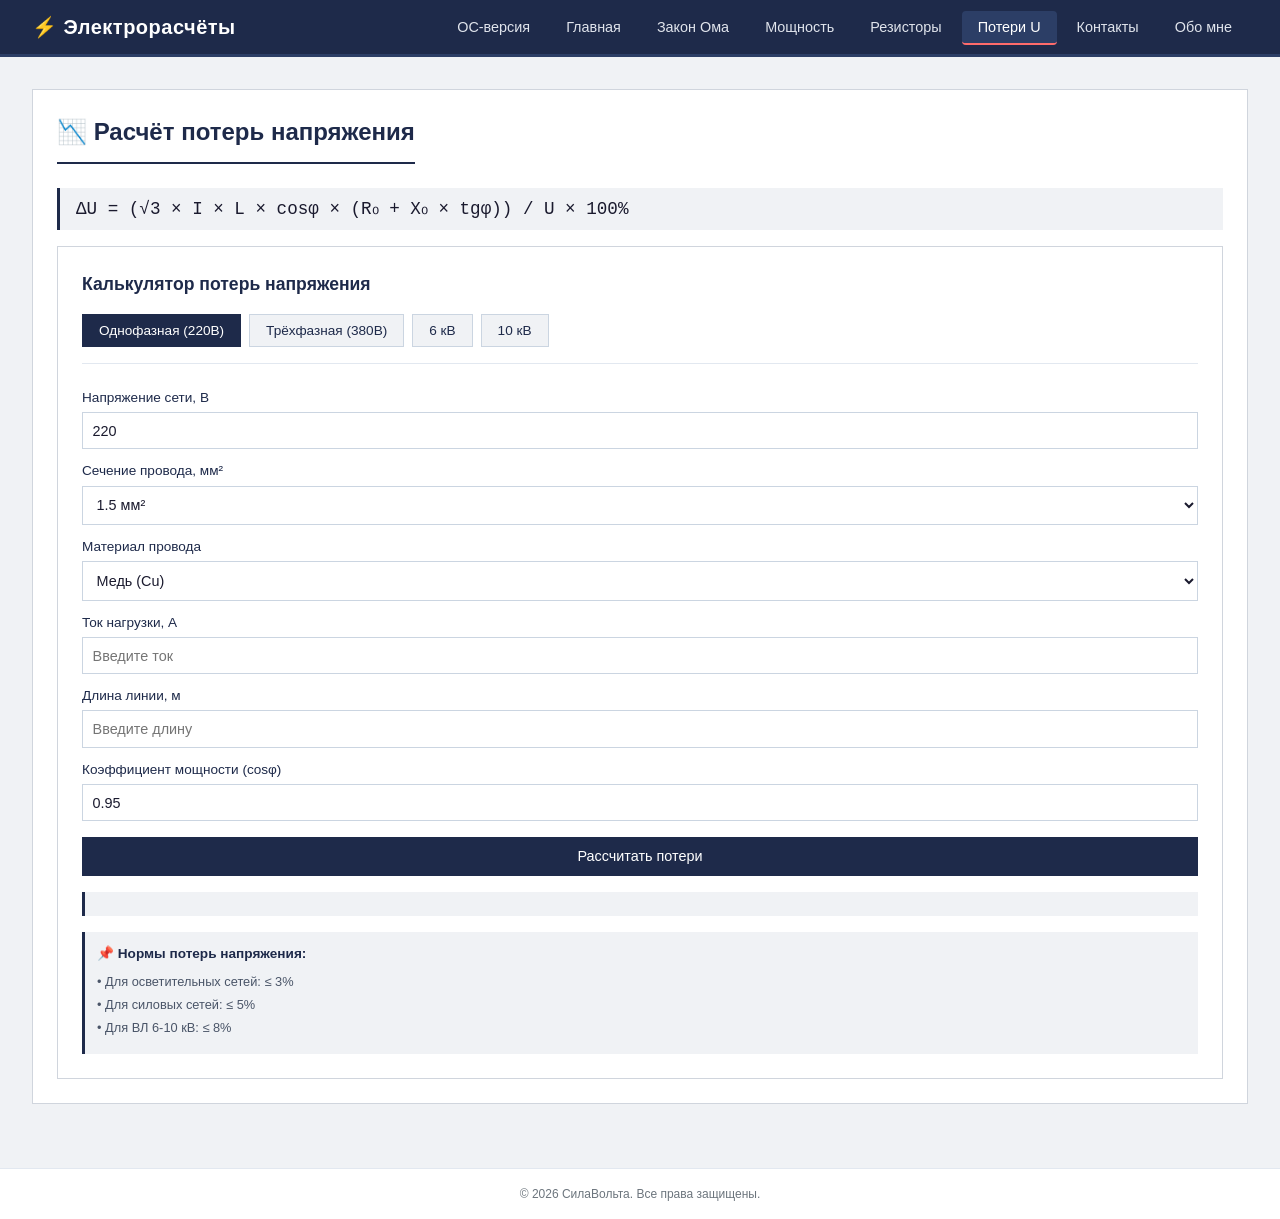
<file: voltage-loss.html>
<!DOCTYPE html>
<html lang="ru">
<head>
    <meta charset="UTF-8">
    <meta name="viewport" content="width=device-width, initial-scale=1.0">
    <title>Потери напряжения - Электрорасчёты</title>
    <link rel="stylesheet" href="style.css">
</head>
<body>
    <header>
        <nav>
            <div class="logo">⚡ Электрорасчёты</div>
            <ul class="nav-links">
                      <li><a href="login.html">ОС-версия</a></li>
                <li><a href="index.html">Главная</a></li>
                <li><a href="ohm.html">Закон Ома</a></li>
                <li><a href="power.html">Мощность</a></li>
                <li><a href="resistor.html">Резисторы</a></li>
                <li><a href="voltage-loss.html"  >Потери U</a></li>
                <li><a href="contact.html">Контакты</a></li>
                   <li><a href="about.html"  >Обо мне</a></li>
            </ul>
        </nav>
    </header>

    <main>
        <section class="calculator-section">
            <h1>📉 Расчёт потерь напряжения</h1>
            <p class="formula">ΔU = (√3 × I × L × cosφ × (R₀ + X₀ × tgφ)) / U × 100%</p>
            
            <div class="calculator-card">
                <h3>Калькулятор потерь напряжения</h3>
                
                <div class="calc-type">
                    <button class="calc-btn" data-system="single">Однофазная (220В)</button>
                    <button class="calc-btn" data-system="three">Трёхфазная (380В)</button>
                    <button class="calc-btn" data-system="high6">6 кВ</button>
                    <button class="calc-btn" data-system="high10">10 кВ</button>
                </div>

                <!-- Однофазная сеть 220В -->
                <div class="system-group hidden" id="single-group">
                    <label>Напряжение сети, В</label>
                    <input type="number" id="voltage-single" value="220" disabled>
                    
                    <label>Сечение провода, мм²</label>
                    <select id="cross-section-single">
                        <option value="1.5">1.5 мм²</option><option value="2.5">2.5 мм²</option>
                        <option value="4">4 мм²</option><option value="6">6 мм²</option>
                        <option value="10">10 мм²</option><option value="16">16 мм²</option>
                        <option value="25">25 мм²</option><option value="35">35 мм²</option>
                        <option value="50">50 мм²</option><option value="70">70 мм²</option>
                        <option value="95">95 мм²</option><option value="120">120 мм²</option>
                        <option value="150">150 мм²</option><option value="185">185 мм²</option>
                        <option value="240">240 мм²</option>
                    </select>

                    <label>Материал провода</label>
                    <select id="material-single">
                        <option value="cu">Медь (Cu)</option>
                        <option value="al">Алюминий (Al)</option>
                    </select>

                    <label>Ток нагрузки, А</label>
                    <input type="number" id="current-single" placeholder="Введите ток">

                    <label>Длина линии, м</label>
                    <input type="number" id="length-single" placeholder="Введите длину">

                    <label>Коэффициент мощности (cosφ)</label>
                    <input type="number" id="cos-single" value="0.95" step="0.01">

                    <button class="btn-calc" id="calc-single">Рассчитать потери</button>
                    <div class="result" id="single-result"></div>
                </div>

                <!-- Трёхфазная сеть 380В -->
                <div class="system-group hidden" id="three-group">
                    <label>Напряжение сети, В</label>
                    <input type="number" id="voltage-three" value="380" disabled>
                    
                    <label>Сечение провода, мм²</label>
                    <select id="cross-section-three">
                        <option value="1.5">1.5 мм²</option><option value="2.5">2.5 мм²</option>
                        <option value="4">4 мм²</option><option value="6">6 мм²</option>
                        <option value="10">10 мм²</option><option value="16">16 мм²</option>
                        <option value="25">25 мм²</option><option value="35">35 мм²</option>
                        <option value="50">50 мм²</option><option value="70">70 мм²</option>
                        <option value="95">95 мм²</option><option value="120">120 мм²</option>
                        <option value="150">150 мм²</option><option value="185">185 мм²</option>
                        <option value="240">240 мм²</option>
                    </select>

                    <label>Материал провода</label>
                    <select id="material-three">
                        <option value="cu">Медь (Cu)</option>
                        <option value="al">Алюминий (Al)</option>
                    </select>

                    <label>Ток нагрузки, А</label>
                    <input type="number" id="current-three" placeholder="Введите ток">

                    <label>Длина линии, м</label>
                    <input type="number" id="length-three" placeholder="Введите длину">

                    <label>Коэффициент мощности (cosφ)</label>
                    <input type="number" id="cos-three" value="0.95" step="0.01">

                    <button class="btn-calc" id="calc-three">Рассчитать потери</button>
                    <div class="result" id="three-result"></div>
                </div>

                <!-- 6 кВ -->
                <div class="system-group hidden" id="high6-group">
                    <label>Напряжение сети, кВ</label>
                    <input type="number" id="voltage-high6" value="6" disabled>
                    
                    <label>Сечение провода, мм²</label>
                    <select id="cross-section-high6">
                        <option value="16">16 мм²</option><option value="25">25 мм²</option>
                        <option value="35">35 мм²</option><option value="50">50 мм²</option>
                        <option value="70">70 мм²</option><option value="95">95 мм²</option>
                        <option value="120">120 мм²</option><option value="150">150 мм²</option>
                        <option value="185">185 мм²</option><option value="240">240 мм²</option>
                    </select>

                    <label>Материал провода</label>
                    <select id="material-high6">
                        <option value="cu">Медь (Cu)</option>
                        <option value="al">Алюминий (Al)</option>
                    </select>

                    <label>Мощность нагрузки, кВт</label>
                    <input type="number" id="power-high6" placeholder="Введите мощность">

                    <label>Длина линии, км</label>
                    <input type="number" id="length-high6" step="0.1" placeholder="Введите длину (км)">

                    <label>Коэффициент мощности (cosφ)</label>
                    <input type="number" id="cos-high6" value="0.95" step="0.01">

                    <button class="btn-calc" id="calc-high6">Рассчитать потери</button>
                    <div class="result" id="high6-result"></div>
                </div>

                <!-- 10 кВ -->
                <div class="system-group hidden" id="high10-group">
                    <label>Напряжение сети, кВ</label>
                    <input type="number" id="voltage-high10" value="10" disabled>
                    
                    <label>Сечение провода, мм²</label>
                    <select id="cross-section-high10">
                        <option value="16">16 мм²</option><option value="25">25 мм²</option>
                        <option value="35">35 мм²</option><option value="50">50 мм²</option>
                        <option value="70">70 мм²</option><option value="95">95 мм²</option>
                        <option value="120">120 мм²</option><option value="150">150 мм²</option>
                        <option value="185">185 мм²</option><option value="240">240 мм²</option>
                    </select>

                    <label>Материал провода</label>
                    <select id="material-high10">
                        <option value="cu">Медь (Cu)</option>
                        <option value="al">Алюминий (Al)</option>
                    </select>

                    <label>Мощность нагрузки, кВт</label>
                    <input type="number" id="power-high10" placeholder="Введите мощность">

                    <label>Длина линии, км</label>
                    <input type="number" id="length-high10" step="0.1" placeholder="Введите длину (км)">

                    <label>Коэффициент мощности (cosφ)</label>
                    <input type="number" id="cos-high10" value="0.95" step="0.01">

                    <button class="btn-calc" id="calc-high10">Рассчитать потери</button>
                    <div class="result" id="high10-result"></div>
                </div>

                <div class="info-note">
                    <h4>📌 Нормы потерь напряжения:</h4>
                    <p>• Для осветительных сетей: ≤ 3%</p>
                    <p>• Для силовых сетей: ≤ 5%</p>
                    <p>• Для ВЛ 6-10 кВ: ≤ 8%</p>
                </div>
            </div>
        </section>
    </main>

    <footer>
        <p>© 2026 СилаВольта. Все права защищены.</p>
    </footer>

    <script src="script.js"></script>
</body>
</html>
</file>
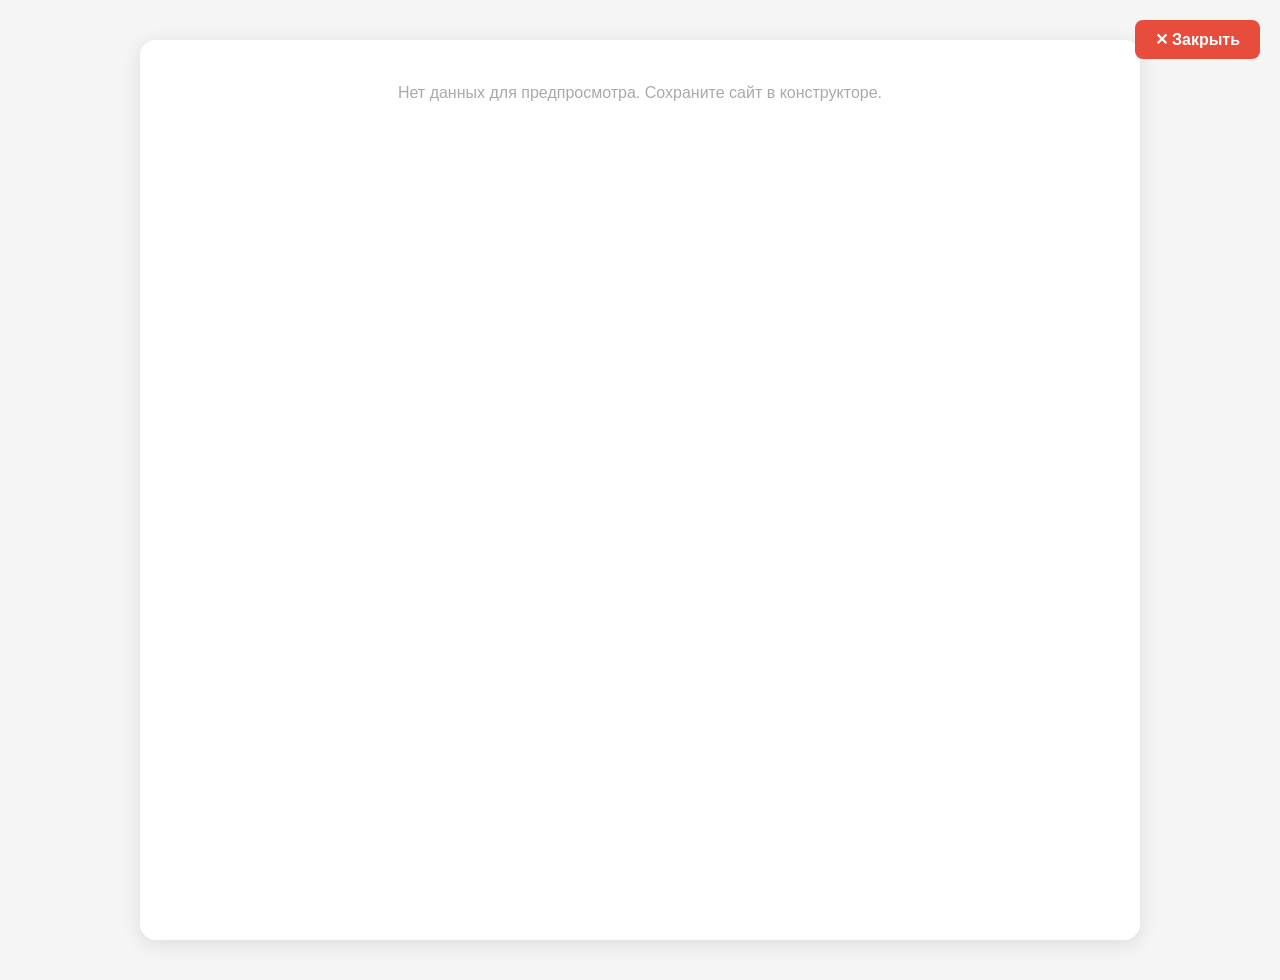
<file: MuTilda/preview.html>
<!DOCTYPE html>
<html lang="ru">
<head>
    <meta charset="UTF-8">
    <meta name="viewport" content="width=device-width, initial-scale=1.0">
    <title>Предпросмотр сайта - MuTilda</title>
    <style>
        * {
            margin: 0;
            padding: 0;
            box-sizing: border-box;
            user-select: none; /* Запрет выделения текста */
            -webkit-user-select: none;
        }

        body {
            font-family: 'Segoe UI', 'Roboto', Arial, sans-serif;
            background: #f5f5f5;
            padding: 40px 20px;
        }

        .preview-container {
            max-width: 1000px;
            margin: 0 auto;
            background: #ffffff;
            border-radius: 16px;
            box-shadow: 0 4px 20px rgba(0, 0, 0, 0.1);
            padding: 40px;
            min-height: 100vh;
        }

        .preview-header {
            text-align: center;
            padding-bottom: 20px;
            margin-bottom: 30px;
            border-bottom: 2px solid #4d9eff;
        }

        .preview-header h1 {
            font-size: 2rem;
            color: #1e2a4a;
        }

        .preview-header p {
            color: #888;
            margin-top: 10px;
        }

        .preview-content {
            line-height: 1.6;
        }

        /* Стили для блоков */
        .preview-content .block-text {
            font-size: 1rem;
            margin: 15px 0;
        }

        .preview-content .block-heading h2 {
            font-size: 1.8rem;
            margin: 15px 0;
            color: #1e2a4a;
        }

        .preview-content .block-image {
            margin: 15px 0;
        }

        .preview-content .block-image img {
            max-width: 100%;
            height: auto;
            border-radius: 8px;
        }

        .preview-content .block-button {
            text-align: center;
            margin: 15px 0;
        }

        .preview-content .block-button a {
            display: inline-block;
            background: #4d9eff;
            color: #fff;
            padding: 12px 30px;
            text-decoration: none;
            border-radius: 8px;
            font-weight: bold;
            transition: background 0.2s;
            cursor: pointer;
            user-select: none;
            -webkit-user-select: none;
        }

        .preview-content .block-button a:hover {
            background: #3a7fd4;
        }

        /* Запрет выделения для кнопок при клике */
        .preview-content .block-button a:active {
            outline: none;
            -webkit-tap-highlight-color: transparent;
        }

        .preview-content .block-separator hr {
            margin: 20px 0;
            border: none;
            height: 2px;
            background: linear-gradient(90deg, #4d9eff, #ccc);
        }

        .preview-content .block-html {
            background: #f0f0f0;
            padding: 15px;
            border-radius: 8px;
            margin: 15px 0;
            font-family: monospace;
        }

        .preview-footer {
            text-align: center;
            padding-top: 30px;
            margin-top: 30px;
            border-top: 1px solid #eee;
            color: #888;
            font-size: 0.85rem;
        }

        .close-btn {
            position: fixed;
            top: 20px;
            right: 20px;
            background: #e74c3c;
            color: #fff;
            border: none;
            padding: 10px 20px;
            border-radius: 8px;
            cursor: pointer;
            font-size: 1rem;
            z-index: 1000;
            font-weight: bold;
            user-select: none;
        }

        .close-btn:hover {
            background: #c0392b;
        }

        /* Запрет выделения для всех элементов */
        .preview-content * {
            user-select: none;
            -webkit-user-select: none;
        }

        /* Разрешаем выделение только для полей ввода, если они есть */
        .preview-content input,
        .preview-content textarea {
            user-select: text;
            -webkit-user-select: text;
        }
    </style>
</head>
<body>
    <button class="close-btn" onclick="window.close()">✕ Закрыть</button>
    
    <div class="preview-container">
       
        <div class="preview-content" id="previewContent">
            <p style="color: #aaa; text-align: center;">Загрузка...</p>
        </div>
        
         
    </div>

    <script>
        // Получаем данные из localStorage
        const savedHtml = localStorage.getItem('matilda_preview');
        
        if (savedHtml && savedHtml !== '') {
            document.getElementById('previewContent').innerHTML = savedHtml;
            
            // Дополнительная защита от редактирования
            const allElements = document.querySelectorAll('.preview-content *');
            allElements.forEach(el => {
                // Убираем contenteditable если остался
                el.removeAttribute('contenteditable');
                // Запрещаем выделение
                el.style.userSelect = 'none';
                el.style.webkitUserSelect = 'none';
            });
            
            // Кнопки не должны выделяться при клике
            const buttons = document.querySelectorAll('.block-button a, .block-button button');
            buttons.forEach(btn => {
                btn.addEventListener('click', (e) => {
                    e.preventDefault();
                   // alert('В режиме предпросмотра переход по ссылкам отключён');
                    return false;
                });
            });
        } else {
            document.getElementById('previewContent').innerHTML = '<p style="color: #aaa; text-align: center;">Нет данных для предпросмотра. Сохраните сайт в конструкторе.</p>';
        }
    </script>
</body>
</html>
</file>
<file: MuTilda/style.css>
* {
    margin: 0;
    padding: 0;
    box-sizing: border-box;
}

body {
    font-family: 'Segoe UI', 'Inter', 'Roboto', system-ui, -apple-system, sans-serif;
    background: linear-gradient(135deg, #667eea 0%, #764ba2 100%);
    min-height: 100vh;
    overflow: hidden;
}

/* ===== КОНТЕЙНЕР ===== */
.app-container {
    display: flex;
    flex-direction: column;
    height: 100vh;
    background: #f8fafc;
}

/* ===== ПАНЕЛЬ ИНСТРУМЕНТОВ ===== */
.toolbar {
    background: #ffffff;
    border-bottom: 1px solid #e2e8f0;
    padding: 12px 24px;
    display: flex;
    justify-content: space-between;
    align-items: center;
    flex-wrap: wrap;
    gap: 12px;
    box-shadow: 0 2px 8px rgba(0, 0, 0, 0.04);
}

.logo {
    display: flex;
    align-items: center;
    gap: 10px;
    background: linear-gradient(135deg, #667eea, #764ba2);
    padding: 8px 20px;
    border-radius: 40px;
    box-shadow: 0 4px 12px rgba(102, 126, 234, 0.25);
    transition: transform 0.2s, box-shadow 0.2s;
}

.logo:hover {
    transform: translateY(-1px);
    box-shadow: 0 6px 16px rgba(102, 126, 234, 0.35);
}

.logo-icon {
    font-size: 1.4rem;
}

.logo-text {
    font-size: 1.2rem;
    font-weight: 700;
    color: #fff;
    letter-spacing: 0.5px;
}

.logo-beta {
    font-size: 0.7rem;
    background: rgba(255, 255, 255, 0.25);
    padding: 2px 8px;
    border-radius: 20px;
    font-weight: 500;
}

.toolbar-buttons {
    display: flex;
    gap: 8px;
    flex-wrap: wrap;
}

.tool-btn {
    background: #f1f5f9;
    border: none;
    padding: 8px 18px;
    border-radius: 10px;
    color: #334155;
    cursor: pointer;
    font-size: 0.85rem;
    font-weight: 500;
    transition: all 0.2s ease;
    display: flex;
    align-items: center;
    gap: 6px;
}

.tool-btn:hover {
    background: linear-gradient(135deg, #667eea, #764ba2);
    color: #fff;
    transform: translateY(-1px);
    box-shadow: 0 4px 10px rgba(102, 126, 234, 0.3);
}

.action-buttons {
    display: flex;
    gap: 10px;
}

.action-btn {
    padding: 8px 24px;
    border: none;
    border-radius: 10px;
    cursor: pointer;
    font-weight: 600;
    font-size: 0.85rem;
    transition: all 0.2s ease;
}

.action-btn.preview {
    background: #10b981;
    color: #fff;
}

.action-btn.preview:hover {
    background: #059669;
    transform: translateY(-1px);
    box-shadow: 0 4px 12px rgba(16, 185, 129, 0.3);
}

.action-btn.save {
    background: #3b82f6;
    color: #fff;
}

.action-btn.save:hover {
    background: #2563eb;
    transform: translateY(-1px);
    box-shadow: 0 4px 12px rgba(59, 130, 246, 0.3);
}

.action-btn.clear {
    background: #ef4444;
    color: #fff;
}

.action-btn.clear:hover {
    background: #dc2626;
    transform: translateY(-1px);
    box-shadow: 0 4px 12px rgba(239, 68, 68, 0.3);
}

/* ===== РАБОЧАЯ ОБЛАСТЬ ===== */
/* ===== РАБОЧАЯ ОБЛАСТЬ ===== */
.workspace {
    flex: 1;
    overflow-y: auto;
    background: #f1f5f9;
    padding: 30px;
    min-height: 0;
}

.workspace::-webkit-scrollbar {
    width: 8px;
}

.workspace::-webkit-scrollbar-track {
    background: #e2e8f0;
    border-radius: 4px;
}

.workspace::-webkit-scrollbar-thumb {
    background: #cbd5e1;
    border-radius: 4px;
}

.workspace::-webkit-scrollbar-thumb:hover {
    background: #667eea;
}

.canvas {
    max-width: 1100px;
    margin: 0 auto;
    background: #ffffff;
    border-radius: 24px;
    box-shadow: 0 20px 35px -12px rgba(0, 0, 0, 0.08);
    padding: 40px;
    transition: box-shadow 0.3s;
    display: block;
}

.canvas:hover {
    box-shadow: 0 25px 40px -12px rgba(0, 0, 0, 0.12);
}

.empty-message {
    text-align: center;
    padding: 80px 20px;
    color: #94a3b8;
}

.empty-message span {
    font-size: 4rem;
    display: block;
    margin-bottom: 16px;
    opacity: 0.5;
}

.empty-message p {
    font-size: 1rem;
}
/* ===== БЛОКИ ===== */
.site-block {
    position: relative;
    margin: 20px 0;
    padding: 20px;
    border: 2px solid transparent;
    border-radius: 20px;
    transition: all 0.25s ease;
    cursor: pointer;
    background: #fff;
    display: inline-block;
    width: auto;
    min-width: 60px;
    max-width: 100%;
    vertical-align: top;
    box-shadow: 0 1px 3px rgba(0, 0, 0, 0.03);
}

.site-block:hover {
    border-color: #667eea;
    background: #faf5ff;
    box-shadow: 0 8px 25px -8px rgba(102, 126, 234, 0.15);
}

.site-block.selected {
    border-color: #667eea;
    background: #f5f3ff;
    box-shadow: 0 8px 25px -8px rgba(102, 126, 234, 0.2);
}

/* Выравнивание: по центру */
.site-block.center-align {
    display: block !important;
    text-align: center;
    float: none !important;
    margin: 25px auto !important;
    width: fit-content;
    min-width: 100px;
    clear: both;
}

/* Выравнивание: слева с обтеканием */
.site-block.left-align {
    float: left;
    margin: 5px 24px 20px 0 !important;
    clear: none;
}

/* Выравнивание: справа с обтеканием */
.site-block.right-align {
    float: right;
    margin: 5px 0 20px 24px !important;
    clear: none;
}

/* Очистка обтекания */
.clearfix::after {
    content: "";
    display: table;
    clear: both;
}

.page-content-container {
    overflow: hidden;
    display: block;
    width: 100%;
}

/* Отступы между блоками */
.site-block + .site-block {
    margin-top: 20px;
}

/* Кнопки управления блоком */
.block-controls {
    position: absolute;
    top: -14px;
    right: 12px;
    display: none;
    gap: 6px;
    background: #fff;
    padding: 5px 12px;
    border-radius: 40px;
    z-index: 10;
    box-shadow: 0 4px 15px rgba(0, 0, 0, 0.1);
    border: 1px solid #e2e8f0;
}

.site-block:hover .block-controls {
    display: flex;
}

.block-controls button {
    background: none;
    border: none;
    cursor: pointer;
    font-size: 0.9rem;
    padding: 4px 10px;
    border-radius: 30px;
    transition: all 0.2s;
    font-weight: 500;
}

.block-controls .move-up:hover {
    background: #667eea;
    color: #fff;
}

.block-controls .move-down:hover {
    background: #667eea;
    color: #fff;
}

.block-controls .delete:hover {
    background: #ef4444;
    color: #fff;
}

/* Типы блоков */
.block-text {
    font-size: 1rem;
    line-height: 1.6;
    color: #334155;
}

.block-text[contenteditable="true"]:focus {
    outline: none;
    background: #fefce8;
    border-radius: 12px;
    padding: 8px;
}

.block-heading h2 {
    font-size: 1.8rem;
    color: #1e293b;
    margin: 0;
    font-weight: 700;
    letter-spacing: -0.02em;
}

.block-heading h2[contenteditable="true"]:focus {
    outline: none;
    background: #fefce8;
    border-radius: 12px;
    padding: 8px;
}

.block-image {
    margin: 10px 0;
    transition: all 0.2s;
}

.block-image img {
    max-width: 100%;
    height: auto;
    border-radius: 16px;
    transition: all 0.2s;
    display: inline-block;
    box-shadow: 0 2px 8px rgba(0, 0, 0, 0.05);
}

.block-button {
    text-align: center;
    margin: 10px 0;
}

.block-button a {
    display: inline-block;
    background: linear-gradient(135deg, #667eea, #764ba2);
    color: #fff;
    padding: 12px 32px;
    text-decoration: none;
    border-radius: 40px;
    font-weight: 600;
    transition: all 0.2s;
    box-shadow: 0 4px 12px rgba(102, 126, 234, 0.25);
}

.block-button a:hover {
    transform: translateY(-1px);
    box-shadow: 0 6px 16px rgba(102, 126, 234, 0.35);
}

.block-separator hr {
    border: none;
    height: 2px;
    background: linear-gradient(90deg, #667eea, #764ba2, #667eea);
    border-radius: 2px;
    margin: 20px 0;
}

.block-html {
    background: #f8fafc;
    padding: 16px;
    border-radius: 16px;
    font-family: 'Fira Code', 'Courier New', monospace;
    font-size: 0.85rem;
    border: 1px solid #e2e8f0;
    overflow-x: auto;
}

/* ===== ПАНЕЛЬ СВОЙСТВ ===== */
.properties-panel {
    position: fixed;
    right: -420px;
    top: 0;
    width: 420px;
    height: 100vh;
    background: #a1a6b9;
    border-left: 1px solid #935d7b;
    transition: right 0.3s cubic-bezier(0.4, 0, 0.2, 1);
    z-index: 200;
    box-shadow: -8px 0 30px rgba(0, 0, 0, 0.08);
    display: flex;
    flex-direction: column;
}

.properties-panel.open {
    right: 0;
}

.panel-header {
    display: flex;
    justify-content: space-between;
    align-items: center;
    padding: 20px 24px;
    border-bottom: 1px solid #e2e8f0;
    flex-shrink: 0;
    background: #faf5ff;
}

.panel-header h3 {
    font-size: 1.1rem;
    font-weight: 600;
    color: #1e293b;
    background: linear-gradient(135deg, #667eea, #764ba2);
    background-clip: text;
    -webkit-background-clip: text;
    -webkit-text-fill-color: transparent;
}

.close-panel {
    background: #f1f5f9;
    border: none;
    width: 34px;
    height: 34px;
    border-radius: 50%;
    font-size: 1.2rem;
    cursor: pointer;
    color: #64748b;
    transition: all 0.2s;
    display: flex;
    align-items: center;
    justify-content: center;
}

.close-panel:hover {
    background: #ef4444;
    color: #fff;
    transform: rotate(90deg);
}

.panel-content {
    flex: 1;
    overflow-y: auto;
    padding: 24px;
}

.panel-content::-webkit-scrollbar {
    width: 6px;
}

.panel-content::-webkit-scrollbar-track {
    background: #f1f5f9;
    border-radius: 3px;
}

.panel-content::-webkit-scrollbar-thumb {
    background: #cbd5e1;
    border-radius: 3px;
}

.panel-content::-webkit-scrollbar-thumb:hover {
    background: #667eea;
}

/* Группы свойств */
.property-group {
    margin-bottom: 20px;
}

.property-group label {
    display: block;
    margin-bottom: 8px;
    font-size: 0.85rem;
    font-weight: 600;
    color: #334155;
}

.property-group input,
.property-group textarea,
.property-group select {
    width: 100%;
    padding: 10px 12px;
    background: #f8fafc;
    border: 1px solid #e2e8f0;
    border-radius: 12px;
    font-size: 0.9rem;
    font-family: inherit;
    transition: all 0.2s;
}

.property-group input:focus,
.property-group textarea:focus,
.property-group select:focus {
    outline: none;
    border-color: #667eea;
    box-shadow: 0 0 0 3px rgba(102, 126, 234, 0.1);
}

.property-group textarea {
    resize: vertical;
    min-height: 100px;
}

/* Кнопки в панели свойств - ЕДИНЫЙ СТИЛЬ */
.panel-content .tool-btn {
    background: linear-gradient(135deg, #667eea, #764ba2);
    border: none;
    padding: 12px 20px;
    border-radius: 40px;
    color: #fff;
    cursor: pointer;
    font-size: 0.9rem;
    font-weight: 600;
    transition: all 0.2s;
    width: 100%;
    text-align: center;
    margin-top: 10px;
}

.panel-content .tool-btn:hover {
    transform: translateY(-1px);
    box-shadow: 0 6px 16px rgba(102, 126, 234, 0.35);
}

/* Заголовки секций */
.panel-content h4 {
    font-size: 0.9rem;
    font-weight: 600;
    color: #1e293b;
    margin: 16px 0 12px 0;
    padding-bottom: 6px;
    border-bottom: 2px solid #e2e8f0;
}

.panel-content h4:first-of-type {
    margin-top: 0;
}

/* Радио-кнопки */
.panel-content input[type="radio"] {
    width: auto;
    margin-right: 6px;
}

.panel-content label {
    display: inline-flex;
    align-items: center;
    gap: 6px;
    margin-right: 16px;
    font-weight: normal;
    cursor: pointer;
}

/* Слайдер */
.panel-content input[type="range"] {
    padding: 0;
    height: 4px;
    -webkit-appearance: none;
    background: #e2e8f0;
    border-radius: 2px;
}

.panel-content input[type="range"]:focus {
    outline: none;
}

.panel-content input[type="range"]::-webkit-slider-thumb {
    -webkit-appearance: none;
    width: 16px;
    height: 16px;
    background: #667eea;
    border-radius: 50%;
    cursor: pointer;
    box-shadow: 0 2px 6px rgba(0, 0, 0, 0.2);
    transition: transform 0.1s;
}

.panel-content input[type="range"]::-webkit-slider-thumb:hover {
    transform: scale(1.2);
}

/* ===== ЗАГРУЗЧИК ИЗОБРАЖЕНИЙ ===== */
.image-uploader {
    position: relative;
    width: 100%;
}

.image-uploader .uploaded-image {
    max-width: 100%;
    height: auto;
    border-radius: 16px;
    display: block;
    margin-bottom: 12px;
    box-shadow: 0 2px 8px rgba(0, 0, 0, 0.05);
}

.image-controls {
    text-align: center;
    margin-top: 12px;
}

.image-upload-btn {
    background: linear-gradient(135deg, #667eea, #764ba2);
    color: #fff;
    border: none;
    padding: 8px 20px;
    border-radius: 40px;
    cursor: pointer;
    font-size: 0.85rem;
    font-weight: 500;
    transition: all 0.2s;
}

.image-upload-btn:hover {
    transform: translateY(-1px);
    box-shadow: 0 4px 12px rgba(102, 126, 234, 0.3);
}

/* Анимация появления блоков */
@keyframes fadeInUp {
    from {
        opacity: 0;
        transform: translateY(20px);
    }
    to {
        opacity: 1;
        transform: translateY(0);
    }
}

.site-block {
    animation: fadeInUp 0.3s ease forwards;
}

/* ===== АДАПТИВНОСТЬ ===== */
@media (max-width: 768px) {
    .toolbar {
        flex-direction: column;
        align-items: stretch;
        padding: 16px;
    }
    
    .toolbar-buttons {
        justify-content: center;
    }
    
    .action-buttons {
        justify-content: center;
    }
    
    .properties-panel {
        width: 100%;
        right: -100%;
    }
    
    .canvas {
        padding: 20px;
    }
    
    .workspace {
        padding: 16px;
    }
    
    .block-heading h2 {
        font-size: 1.4rem;
    }
    
    .site-block.center-align {
        width: 100%;
        min-width: auto;
    }
}

/* ===== DRAG AND DROP ===== */
.site-block[draggable="true"] {
    cursor: grab;
    user-select: none;
}

.site-block[draggable="true"]:active {
    cursor: grabbing;
}

.site-block.drag-over {
    background: #faf5ff;
    border-color: #667eea;
}

/* Индикатор места вставки */
.site-block[draggable="true"]:active {
    opacity: 0.8;
}
</file>
<file: style.css>
* {
    margin: 0;
    padding: 0;
    box-sizing: border-box;
}

body {
    font-family: 'Segoe UI', 'Roboto', 'Arial', sans-serif;
    background: #f0f2f5;
    color: #1a1a2e;
    line-height: 1.5;
}

/* ===== HEADER & NAVIGATION ===== */
header {
    background: #1e2a4a;
    border-bottom: 3px solid #2c3e66;
    position: sticky;
    top: 0;
    z-index: 100;
}

nav {
    max-width: 1280px;
    margin: 0 auto;
    padding: 0.75rem 2rem;
    display: flex;
    justify-content: space-between;
    align-items: center;
    flex-wrap: wrap;
    gap: 1rem;
}

.logo {
    font-size: 1.25rem;
    font-weight: 600;
    color: #ffffff;
    letter-spacing: 0.5px;
}

.nav-links {
    display: flex;
    list-style: none;
    gap: 0.25rem;
    flex-wrap: wrap;
}

.nav-links a {
    color: #e0e4ec;
    text-decoration: none;
    padding: 0.5rem 1rem;
    font-size: 0.9rem;
    font-weight: 500;
    transition: none;
    border-radius: 4px;
}

.nav-links a:hover {
    background: #2c3e66;
    color: #ffffff;
}

.nav-links a.active {
    background: #2c3e66;
    color: #ffffff;
    border-bottom: 2px solid #ff6b6b;
}

/* ===== MAIN ===== */
main {
    max-width: 1280px;
    margin: 0 auto;
    padding: 2rem;
    min-height: calc(100vh - 140px);
}

/* ===== HERO SECTION ===== */
.hero {
    background: #ffffff;
    padding: 2rem;
    margin-bottom: 2rem;
    border: 1px solid #d0d5dd;
    box-shadow: none;
}

.hero h1 {
    font-size: 1.75rem;
    font-weight: 600;
    margin-bottom: 0.75rem;
    color: #1e2a4a;
}

.hero p {
    font-size: 1rem;
    color: #4a5568;
}

/* ===== CARDS ===== */
.cards {
    display: grid;
    grid-template-columns: repeat(auto-fit, minmax(280px, 1fr));
    gap: 1.5rem;
}

.card {
    background: #ffffff;
    border: 1px solid #d0d5dd;
    padding: 1.5rem;
    transition: none;
}

.card:hover {
    border-color: #1e2a4a;
}

.card h2 {
    font-size: 1.25rem;
    font-weight: 600;
    margin-bottom: 0.75rem;
    color: #1e2a4a;
}

.card p {
    margin-bottom: 1.25rem;
    color: #4a5568;
    font-size: 0.9rem;
}

.btn {
    display: inline-block;
    background: #1e2a4a;
    color: #ffffff;
    padding: 0.6rem 1.25rem;
    text-decoration: none;
    font-size: 0.85rem;
    font-weight: 500;
    border: none;
    cursor: pointer;
}

.btn:hover {
    background: #2c3e66;
}

/* ===== CALCULATOR SECTION ===== */
.calculator-section,
.contact-section {
    background: #ffffff;
    border: 1px solid #d0d5dd;
    padding: 1.5rem;
}

.calculator-section h1,
.contact-section h1 {
    font-size: 1.5rem;
    font-weight: 600;
    margin-bottom: 0.5rem;
    color: #1e2a4a;
    border-bottom: 2px solid #1e2a4a;
    padding-bottom: 0.75rem;
    display: inline-block;
}

.formula {
    font-family: 'Courier New', monospace;
    font-size: 1.1rem;
    background: #f0f2f5;
    padding: 0.5rem 1rem;
    margin: 1rem 0;
    border-left: 3px solid #1e2a4a;
    color: #1a1a2e;
}

.calculator-card {
    background: #ffffff;
    border: 1px solid #d0d5dd;
    padding: 1.5rem;
    margin-top: 1rem;
}

.calculator-card h3 {
    font-size: 1.1rem;
    font-weight: 600;
    margin-bottom: 1rem;
    color: #1e2a4a;
}

/* ===== FORM ELEMENTS ===== */
label {
    display: block;
    margin: 0.75rem 0 0.25rem;
    font-size: 0.85rem;
    font-weight: 500;
    color: #1e2a4a;
}

input, select, textarea {
    width: 100%;
    padding: 0.6rem;
    border: 1px solid #cbd5e1;
    background: #ffffff;
    color: #1a1a2e;
    font-size: 0.9rem;
    font-family: inherit;
}

input:focus, select:focus, textarea:focus {
    outline: none;
    border-color: #1e2a4a;
}

input[readonly] {
    background: #f0f2f5;
    border-color: #e2e8f0;
}

button {
    cursor: pointer;
}

.btn-calc {
    background: #1e2a4a;
    color: #ffffff;
    border: none;
    padding: 0.7rem 1.5rem;
    font-size: 0.9rem;
    font-weight: 500;
    width: 100%;
    margin-top: 1rem;
}

.btn-calc:hover {
    background: #2c3e66;
}

.result {
    margin-top: 1rem;
    padding: 0.75rem;
    background: #f0f2f5;
    font-size: 1rem;
    font-weight: 500;
    color: #1e2a4a;
    text-align: center;
    border-left: 3px solid #1e2a4a;
}

/* ===== CALCULATOR TYPE BUTTONS ===== */
.calc-type,
.formula-select {
    display: flex;
    gap: 0.5rem;
    justify-content: flex-start;
    margin-bottom: 1.5rem;
    flex-wrap: wrap;
    border-bottom: 1px solid #e2e8f0;
    padding-bottom: 1rem;
}

.calc-btn,
.formula-btn {
    background: #f0f2f5;
    border: 1px solid #cbd5e1;
    padding: 0.5rem 1rem;
    font-size: 0.85rem;
    color: #1e2a4a;
    cursor: pointer;
    font-weight: 500;
}

.calc-btn.active,
.formula-btn.active {
    background: #1e2a4a;
    border-color: #1e2a4a;
    color: #ffffff;
}

.calc-btn:hover,
.formula-btn:hover {
    background: #e2e8f0;
}

.hidden {
    display: none;
}

/* ===== RESISTOR BANDS ===== */
.resistor-bands {
    display: grid;
    grid-template-columns: repeat(2, 1fr);
    gap: 1rem;
    margin-bottom: 1rem;
}

.band-select {
    text-align: left;
}

/* ===== CONTACT SECTION ===== */
.contact-cards {
    display: grid;
    grid-template-columns: repeat(auto-fit, minmax(200px, 1fr));
    gap: 1rem;
    margin-bottom: 1.5rem;
}

.contact-card {
    background: #f0f2f5;
    padding: 1rem;
    border: 1px solid #e2e8f0;
}

.contact-card h3 {
    font-size: 0.9rem;
    font-weight: 600;
    margin-bottom: 0.5rem;
    color: #1e2a4a;
}

.contact-card p {
    font-size: 0.85rem;
    color: #4a5568;
}

.feedback-form {
    background: #f0f2f5;
    padding: 1.5rem;
    border: 1px solid #e2e8f0;
}

.feedback-form h3 {
    font-size: 1rem;
    font-weight: 600;
    margin-bottom: 1rem;
    color: #1e2a4a;
}

/* ===== INFO NOTE ===== */
.info-note {
    margin-top: 1rem;
    padding: 0.75rem;
    background: #f0f2f5;
    border-left: 3px solid #1e2a4a;
}

.info-note h4 {
    font-size: 0.85rem;
    font-weight: 600;
    margin-bottom: 0.5rem;
    color: #1e2a4a;
}

.info-note p {
    font-size: 0.8rem;
    color: #4a5568;
    margin-bottom: 0.25rem;
}

/* ===== FOOTER ===== */
footer {
    text-align: center;
    padding: 1rem;
    background: #ffffff;
    border-top: 1px solid #e2e8f0;
    margin-top: 2rem;
    font-size: 0.75rem;
    color: #6c757d;
}

/* ===== RESPONSIVE ===== */
@media (max-width: 768px) {
    nav {
        flex-direction: column;
        text-align: center;
    }
    
    .nav-links {
        justify-content: center;
    }
    
    main {
        padding: 1rem;
    }
    
    .hero h1 {
        font-size: 1.4rem;
    }
    
    .cards {
        grid-template-columns: 1fr;
    }
    
    .resistor-bands {
        grid-template-columns: 1fr;
    }
    
    .calc-type,
    .formula-select {
        gap: 0.25rem;
    }
    
    .calc-btn,
    .formula-btn {
        padding: 0.4rem 0.75rem;
        font-size: 0.75rem;
    }
}
/* ===== СТРАНИЦА: ОБО МНЕ ===== */
.about-section {
    background: #ffffff;
    border: 1px solid #d0d5dd;
    padding: 1.5rem;
}

.about-section h1 {
    font-size: 1.5rem;
    font-weight: 600;
    margin-bottom: 1.5rem;
    color: #1e2a4a;
    border-bottom: 2px solid #1e2a4a;
    padding-bottom: 0.75rem;
    display: inline-block;
}

.about-card {
    display: flex;
    gap: 2rem;
    margin-bottom: 2rem;
    flex-wrap: wrap;
    background: #f0f2f5;
    padding: 1.5rem;
    border-left: 3px solid #1e2a4a;
}

.about-avatar {
    flex-shrink: 0;
}

.avatar-placeholder {
    width: 150px;
    height: 150px;
    background: #1e2a4a;
    border-radius: 50%;
    display: flex;
    align-items: center;
    justify-content: center;
    font-size: 4rem;
    color: #ffffff;
}

.about-info {
    flex: 1;
}

.about-info h2 {
    font-size: 1.5rem;
    font-weight: 600;
    color: #1e2a4a;
    margin-bottom: 0.5rem;
}

.about-info .position {
    color: #ff6b6b;
    font-weight: 500;
    margin-bottom: 1rem;
}

.about-info .description {
    color: #4a5568;
    line-height: 1.6;
}

.about-details {
    display: grid;
    grid-template-columns: repeat(auto-fit, minmax(320px, 1fr));
    gap: 1.5rem;
    margin-top: 1rem;
}

.detail-card {
    background: #f0f2f5;
    padding: 1.25rem;
    border: 1px solid #e2e8f0;
}

.detail-card h3 {
    font-size: 1rem;
    font-weight: 600;
    margin-bottom: 1rem;
    color: #1e2a4a;
    border-left: 3px solid #ff6b6b;
    padding-left: 0.75rem;
}

.detail-card ul {
    list-style: none;
    padding-left: 0;
}

.detail-card li {
    padding: 0.5rem 0;
    color: #4a5568;
    font-size: 0.85rem;
    border-bottom: 1px solid #e2e8f0;
}

.detail-card li:last-child {
    border-bottom: none;
}

.detail-card ul.contact-links li {
    border-bottom: none;
}

.detail-card a {
    color: #1e2a4a;
    text-decoration: none;
}

.detail-card a:hover {
    color: #ff6b6b;
}

.skills {
    display: flex;
    flex-wrap: wrap;
    gap: 0.5rem;
}

.skill-tag {
    background: #ffffff;
    border: 1px solid #d0d5dd;
    padding: 0.4rem 0.8rem;
    font-size: 0.8rem;
    color: #1e2a4a;
    border-radius: 4px;
}

.about-note {
    margin-top: 2rem;
    padding: 1rem;
    background: #f0f2f5;
    border-left: 3px solid #1e2a4a;
    font-size: 0.85rem;
    color: #4a5568;
}

/* ===== АДАПТИВ ДЛЯ СТРАНИЦЫ ОБО МНЕ ===== */
@media (max-width: 768px) {
    .about-card {
        flex-direction: column;
        align-items: center;
        text-align: center;
    }
    
    .about-info h2 {
        font-size: 1.3rem;
    }
    
    .avatar-placeholder {
        width: 120px;
        height: 120px;
        font-size: 3rem;
    }
    
    .about-details {
        grid-template-columns: 1fr;
    }
}
/* Стиль для изображения */
.avatar-img {
    width: 150px;
    height: 150px;
    border-radius: 50%;
    object-fit: cover;
    border: 3px solid #1e2a4a;
    background: #ffffff;
}
</file>
<file: os-style.css>
/* ===== СТИЛЬ ОПЕРАЦИОННОЙ СИСТЕМЫ ===== */
* {
    margin: 0;
    padding: 0;
    box-sizing: border-box;
    user-select: none;
}

body {
    font-family: 'Segoe UI', 'Roboto', 'Arial', sans-serif;
    background: #1a1a2e;
    height: 100vh;
    overflow: hidden;
    color: #ffffff;
}

/* ===== РАБОЧИЙ СТОЛ ===== */
.desktop {
    width: 100%;
    height: 100vh;
    background: linear-gradient(135deg, #0f0f23 0%, #1a1a2e 100%);
    position: relative;
    overflow: hidden;
}

/* ===== ИКОНКИ РАБОЧЕГО СТОЛА ===== */
.desktop-icons {
    position: absolute;
    top: 20px;
    left: 20px;
    display: flex;
    flex-direction: column;
    gap: 20px;
    z-index: 10;
}

.desktop-icon {
    display: flex;
    flex-direction: column;
    align-items: center;
    width: 80px;
    padding: 10px;
    cursor: pointer;
    border-radius: 8px;
    transition: background 0.2s;
}

.desktop-icon:hover {
    background: rgba(255, 255, 255, 0.1);
}

.desktop-icon:active {
    background: rgba(255, 255, 255, 0.2);
}

.desktop-icon .icon {
    font-size: 2.5rem;
    margin-bottom: 8px;
}

.desktop-icon .icon-label {
    font-size: 0.75rem;
    text-align: center;
    color: #ffffff;
    text-shadow: 1px 1px 0 #000000;
}

/* ===== ПАНЕЛЬ ЗАДАЧ ===== */
.taskbar {
    position: fixed;
    bottom: 0;
    left: 0;
    right: 0;
    height: 50px;
    background: rgba(30, 42, 74, 0.95);
    backdrop-filter: blur(10px);
    display: flex;
    align-items: center;
    justify-content: space-between;
    padding: 0 10px;
    border-top: 1px solid rgba(255, 255, 255, 0.2);
    z-index: 100;
}

.start-button {
    display: flex;
    align-items: center;
    gap: 8px;
    background: #4d9eff;
    padding: 8px 16px;
    border-radius: 8px;
    cursor: pointer;
    font-weight: bold;
    transition: background 0.2s;
}

.start-button:hover {
    background: #3a7fd4;
}

.start-button .start-icon {
    font-size: 1.2rem;
}

.taskbar-icons {
    display: flex;
    gap: 5px;
}

.taskbar-icon {
    width: 40px;
    height: 40px;
    display: flex;
    align-items: center;
    justify-content: center;
    border-radius: 6px;
    cursor: pointer;
    transition: background 0.2s;
    font-size: 1.2rem;
}

.taskbar-icon:hover {
    background: rgba(255, 255, 255, 0.2);
}

.taskbar-time {
    font-size: 0.8rem;
    padding: 5px 10px;
    background: rgba(0, 0, 0, 0.3);
    border-radius: 6px;
}

/* ===== ОКНА ===== */
.window {
    position: absolute;
    background: #1e1e2e;
    border-radius: 12px;
    border: 1px solid rgba(255, 255, 255, 0.2);
    box-shadow: 0 8px 32px rgba(0, 0, 0, 0.4);
    display: flex;
    flex-direction: column;
    overflow: hidden;
    z-index: 50;
    min-width: 300px;
    min-height: 400px;
}

.window.active {
    z-index: 60;
    border-color: #4d9eff;
}

.window-header {
    background: rgba(30, 42, 74, 0.9);
    padding: 12px;
    display: flex;
    justify-content: space-between;
    align-items: center;
    cursor: move;
    border-bottom: 1px solid rgba(255, 255, 255, 0.1);
}

.window-title {
    font-size: 0.9rem;
    font-weight: 500;
}

.window-controls {
    display: flex;
    gap: 10px;
}

.window-controls span {
    cursor: pointer;
    font-size: 1rem;
    opacity: 0.7;
    transition: opacity 0.2s;
}

.window-controls span:hover {
    opacity: 1;
}

.close-btn:hover {
    color: #4d9eff;
}

.window-content {
    flex: 1;
    padding: 15px;
    overflow-y: auto;
    background: #2a2a3e;
}

/* ===== МЕНЮ ПУСК ===== */
.start-menu {
    position: fixed;
    bottom: 55px;
    left: 10px;
    width: 300px;
    background: rgba(30, 42, 74, 0.98);
    backdrop-filter: blur(10px);
    border-radius: 12px;
    border: 1px solid rgba(255, 255, 255, 0.2);
    z-index: 200;
    overflow: hidden;
    display: none;
}

.start-menu.show {
    display: block;
}

.start-menu-header {
    padding: 20px;
    background: #4d9eff;
    display: flex;
    align-items: center;
    gap: 15px;
}

.start-menu-user-icon {
    font-size: 2rem;
}

.start-menu-user-info h4 {
    font-size: 1rem;
}

.start-menu-user-info p {
    font-size: 0.75rem;
    opacity: 0.8;
}

.start-menu-items {
    padding: 10px;
}

.start-menu-item {
    display: flex;
    align-items: center;
    gap: 12px;
    padding: 10px;
    border-radius: 8px;
    cursor: pointer;
    transition: background 0.2s;
}

.start-menu-item:hover {
    background: rgba(255, 255, 255, 0.1);
}

.start-menu-item .item-icon {
    font-size: 1.2rem;
}

/* ===== КАЛЬКУЛЯТОР В ОКНЕ ===== */
.window-calculator {
    display: flex;
    flex-direction: column;
    gap: 10px;
}

.window-calculator .display {
    background: #0f0f1a;
    border-radius: 8px;
    padding: 15px;
    text-align: right;
    min-height: 80px;
}

.window-calculator .current-operand {
    font-size: 1.8rem;
    color: #ffffff;
}

.window-calculator .buttons {
    display: grid;
    grid-template-columns: repeat(4, 1fr);
    gap: 8px;
}

.window-calculator .btn {
    background: #3a3a5e;
    border: none;
    border-radius: 8px;
    padding: 12px;
    font-size: 1rem;
    color: #ffffff;
    cursor: pointer;
}

.window-calculator .btn-operator {
    background: #4d9eff;
}

.window-calculator .btn-clear {
    background: #f39c12;
}

.window-calculator .btn-equals {
    background: #27ae60;
}

/* ===== ФОРМЫ В ОКНАХ ===== */
.form-group {
    margin-bottom: 15px;
}

.form-group label {
    display: block;
    margin-bottom: 5px;
    font-size: 0.85rem;
    color: #ccc;
}

.form-group input, .form-group select {
    width: 100%;
    padding: 8px;
    background: #3a3a5e;
    border: 1px solid #5a5a7e;
    border-radius: 6px;
    color: #ffffff;
}

.btn-calc {
    background: #4d9eff;
    border: none;
    padding: 10px;
    border-radius: 6px;
    color: #ffffff;
    cursor: pointer;
    width: 100%;
}

.result {
    margin-top: 10px;
    padding: 10px;
    background: #0f0f1a;
    border-radius: 6px;
    text-align: center;
}

/* ===== СКРОЛЛ ===== */
.window-content::-webkit-scrollbar {
    width: 6px;
}

.window-content::-webkit-scrollbar-track {
    background: #1e1e2e;
}

.window-content::-webkit-scrollbar-thumb {
    background: #4d9eff;
    border-radius: 3px;
}

/* ===== ФОНОВЫЕ ЦВЕТА ДЛЯ ВСЕХ ЭЛЕМЕНТОВ ===== */
.window,
.window-content,
.window-calculator,
.form-group,
.form-group label,
.form-group input,
.form-group select,
.btn-calc,
.result,
.os-system-btn {
    background-color: #2a2a3e;
}

/* Фон для окон */
.window {
    background: #2a2a3e;
}

.window-content {
    background: #2a2a3e;
    color: #ffffff;
}

/* Формы и поля ввода */
.form-group {
    background: #2a2a3e;
}

.form-group label {
    background: #2a2a3e;
    color: #cccccc;
}

.form-group input,
.form-group select {
    background: #3a3a5e;
    border: 1px solid #5a5a7e;
    color: #ffffff;
    border-radius: 6px;
    padding: 8px;
    width: 100%;
}

.form-group input:focus,
.form-group select:focus {
    outline: none;
    border-color: #4d9eff;
}

/* Кнопки */
.btn-calc {
    background: #4d9eff;
    border: none;
    color: #ffffff;
    padding: 10px;
    border-radius: 6px;
    cursor: pointer;
    width: 100%;
    margin-top: 10px;
}

.btn-calc:hover {
    background: #3a7fd4;
}

/* Результат */
.result {
    background: #3a3a5e;
    border: 1px solid #5a5a7e;
    border-radius: 6px;
    padding: 10px;
    margin-top: 10px;
    text-align: center;
    color: #4d9eff;
    font-weight: bold;
}

/* Кнопки переключения типов сетей */
.os-system-btn {
    background: #3a3a5e;
    border: 1px solid #5a5a7e;
    padding: 6px 12px;
    border-radius: 6px;
    color: #ffffff;
    cursor: pointer;
    font-size: 0.8rem;
}

.os-system-btn.active {
    background: #4d9eff;
    border-color: #4d9eff;
}

.os-system-btn:hover {
    background: #4d9eff;
}

/* Заголовки в окнах */
.window-content h3 {
    color: #ffffff;
    margin-bottom: 15px;
}

.window-content .formula {
    background: #3a3a5e;
    padding: 8px;
    border-radius: 6px;
    text-align: center;
    margin-bottom: 15px;
    font-family: monospace;
    font-size: 1.1rem;
}

/* Горизонтальная линия */
.window-content hr {
    border-color: #5a5a7e;
}

/* Текст в результатах */
.result {
    color: #ffffff;
}

/* Стиль для групп переключения */
.calc-type-os {
    display: flex;
    gap: 10px;
    margin-bottom: 15px;
    flex-wrap: wrap;
    background: #2a2a3e;
}

/* Аватар в кружочке */
.avatar-circle {
    width: 120px;
    height: 120px;
    margin: 0 auto 15px;
    border-radius: 50%;
    overflow: hidden;
    border: 3px solid #4d9eff;
    background: #3a3a5e;
}

.avatar-circle img {
    width: 100%;
    height: 100%;
    object-fit: cover;
}
</file>
<file: style1.css>
* {
    margin: 0;
    padding: 0;
    box-sizing: border-box;
}

body {
    font-family: 'Segoe UI', Tahoma, Geneva, Verdana, sans-serif;
    background: linear-gradient(135deg, #667eea 0%, #764ba2 100%);
    min-height: 100vh;
    display: flex;
    justify-content: center;
    align-items: center;
    padding: 20px;
}

.container {
    width: 100%;
    max-width: 400px;
}

.calculator {
    background: #1a1a2e;
    border-radius: 30px;
    padding: 20px;
    box-shadow: 0 20px 60px rgba(0, 0, 0, 0.3);
    backdrop-filter: blur(10px);
}

/* ===== ДИСПЛЕЙ (ФИКСИРОВАННЫЙ РАЗМЕР, БЕЗ ПРОКРУТКИ) ===== */
.display {
    background: #0f0f1a;
    border-radius: 20px;
    padding: 20px;
    margin-bottom: 20px;
    text-align: right;
    
    /* ФИКСИРОВАННЫЕ РАЗМЕРЫ — НЕ МЕНЯЮТСЯ */
    min-height: 120px;
    max-height: 120px;
    height: 120px;
    
    /* Отключаем прокрутку */
    overflow: hidden;
    
    /* Перенос слов */
    word-wrap: break-word;
    word-break: break-all;
    
    display: flex;
    flex-direction: column;
    justify-content: center;
}

.previous-operand {
    color: rgba(255, 255, 255, 0.6);
    font-size: 1rem;
    margin-bottom: 8px;
    
    /* Уменьшаем шрифт при длинном тексте */
    overflow: hidden;
    text-overflow: ellipsis;
    white-space: nowrap;
}

.current-operand {
    color: white;
    font-weight: 600;
    letter-spacing: 1px;
    
    /* Автоматическое уменьшение шрифта */
    overflow: hidden;
    text-overflow: ellipsis;
    white-space: nowrap;
    
    /* Начальный размер */
    font-size: 2.5rem;
}

/* Уменьшение шрифта для очень длинных чисел через JavaScript */
.current-operand.small-font {
    font-size: 1.8rem;
}

.current-operand.very-small-font {
    font-size: 1.3rem;
}

/* ===== КНОПКИ ===== */
.buttons {
    display: grid;
    grid-template-columns: repeat(4, 1fr);
    gap: 12px;
}

.btn {
    background: #16213e;
    border: none;
    border-radius: 15px;
    padding: 20px;
    font-size: 1.3rem;
    font-weight: 600;
    color: white;
    cursor: pointer;
    transition: all 0.2s ease;
    box-shadow: 0 2px 5px rgba(0, 0, 0, 0.2);
}

.btn:hover {
    transform: translateY(-2px);
    filter: brightness(1.1);
}

.btn:active {
    transform: translateY(0);
}

.btn-number {
    background: #1e2a4a;
    color: #fff;
}

.btn-number:hover {
    background: #2a3a5c;
}

.btn-operator {
    background: #ff6b6b;
    color: white;
    font-size: 1.5rem;
}

.btn-operator:hover {
    background: #ff5252;
}

.btn-clear {
    background: #f39c12;
    color: white;
}

.btn-clear:hover {
    background: #e67e22;
}

.btn-delete {
    background: #e74c3c;
    color: white;
}

.btn-delete:hover {
    background: #c0392b;
}

.btn-equals {
    background: #27ae60;
    color: white;
    grid-column: span 1;
}

.btn-equals:hover {
    background: #2ecc71;
}

.zero {
    grid-column: span 2;
}

.footer {
    text-align: center;
    margin-top: 20px;
    color: rgba(255, 255, 255, 0.7);
    font-size: 0.8rem;
}

/* Адаптивность для мобильных устройств */
@media (max-width: 480px) {
    .calculator {
        padding: 15px;
    }
    
    .buttons {
        gap: 8px;
    }
    
    .btn {
        padding: 15px;
        font-size: 1.1rem;
    }
    
    .current-operand {
        font-size: 2rem;
    }
    
    .current-operand.small-font {
        font-size: 1.5rem;
    }
    
    .current-operand.very-small-font {
        font-size: 1.1rem;
    }
    
    .display {
        min-height: 100px;
        max-height: 100px;
        height: 100px;
        padding: 15px;
    }
}

/* Анимация нажатия */
@keyframes ripple {
    0% {
        transform: scale(1);
    }
    50% {
        transform: scale(0.95);
    }
    100% {
        transform: scale(1);
    }
}

.btn-click {
    animation: ripple 0.1s ease;
}
</file>
